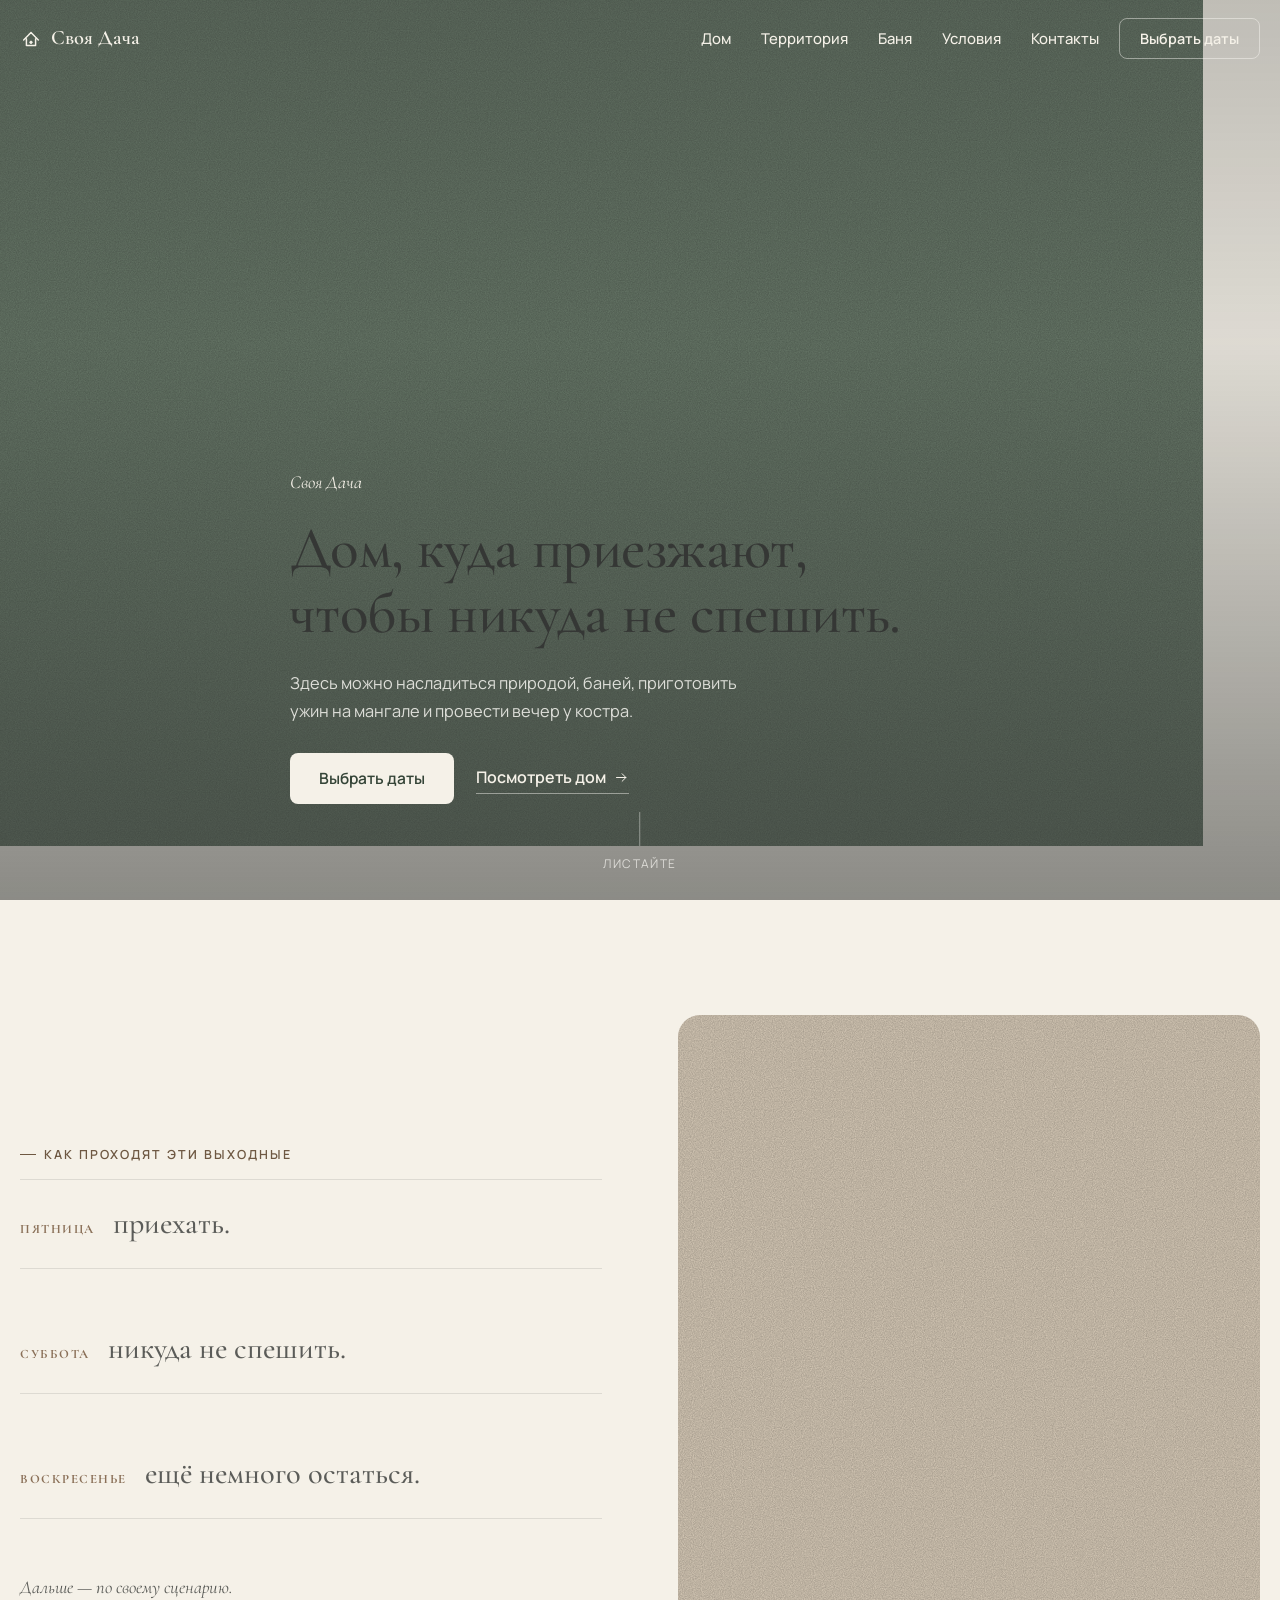
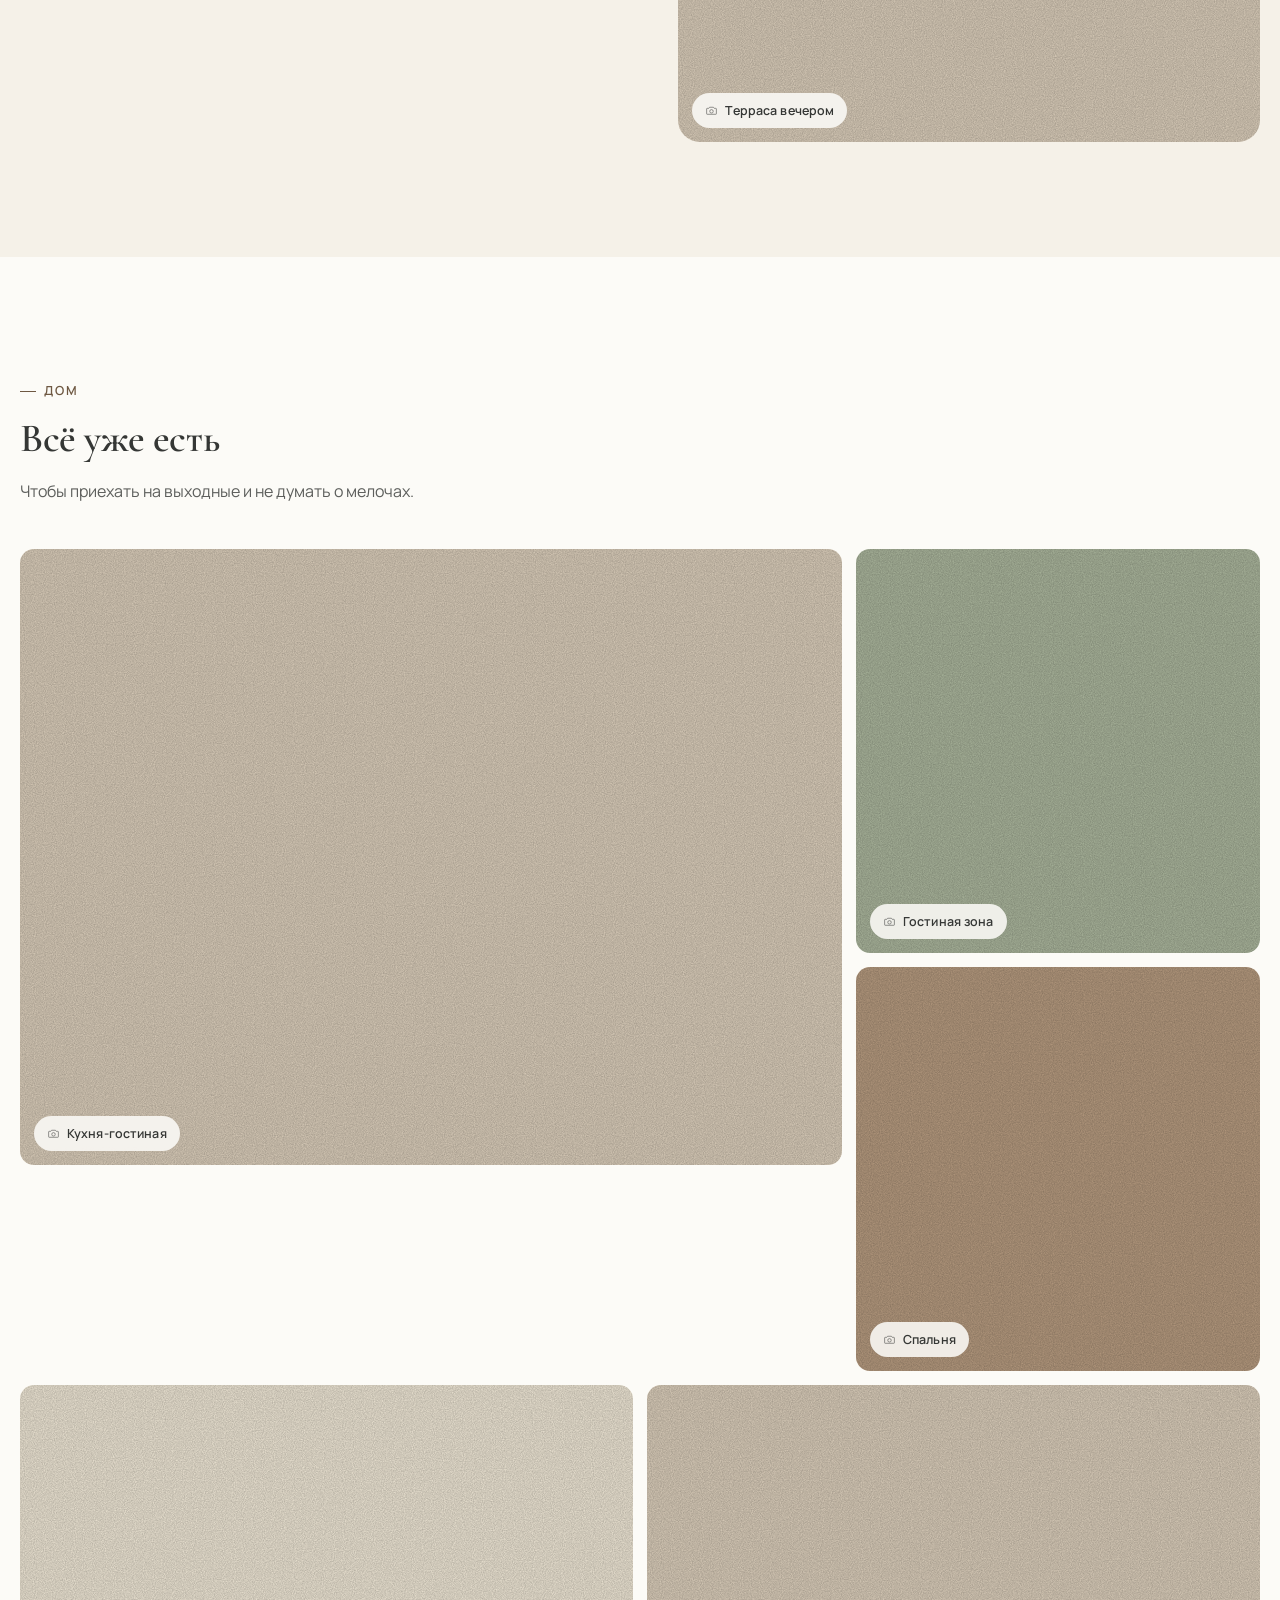
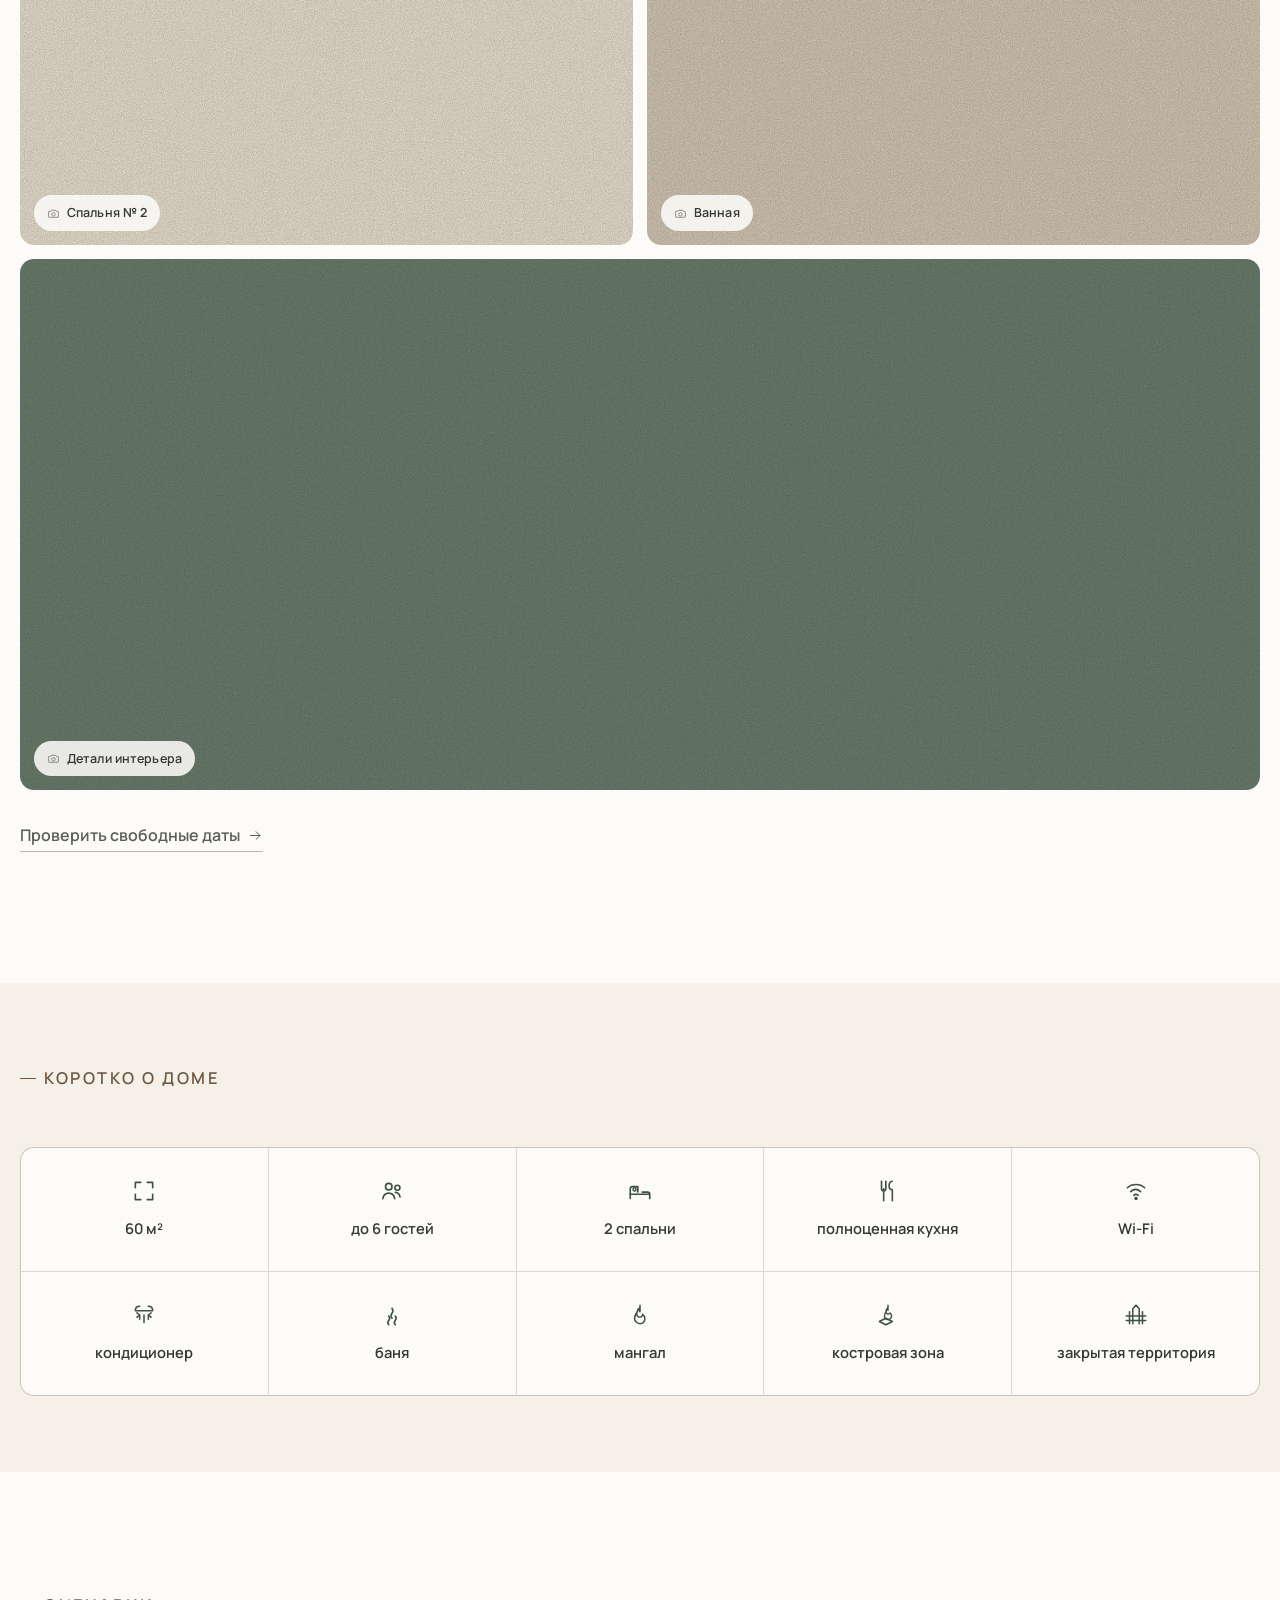
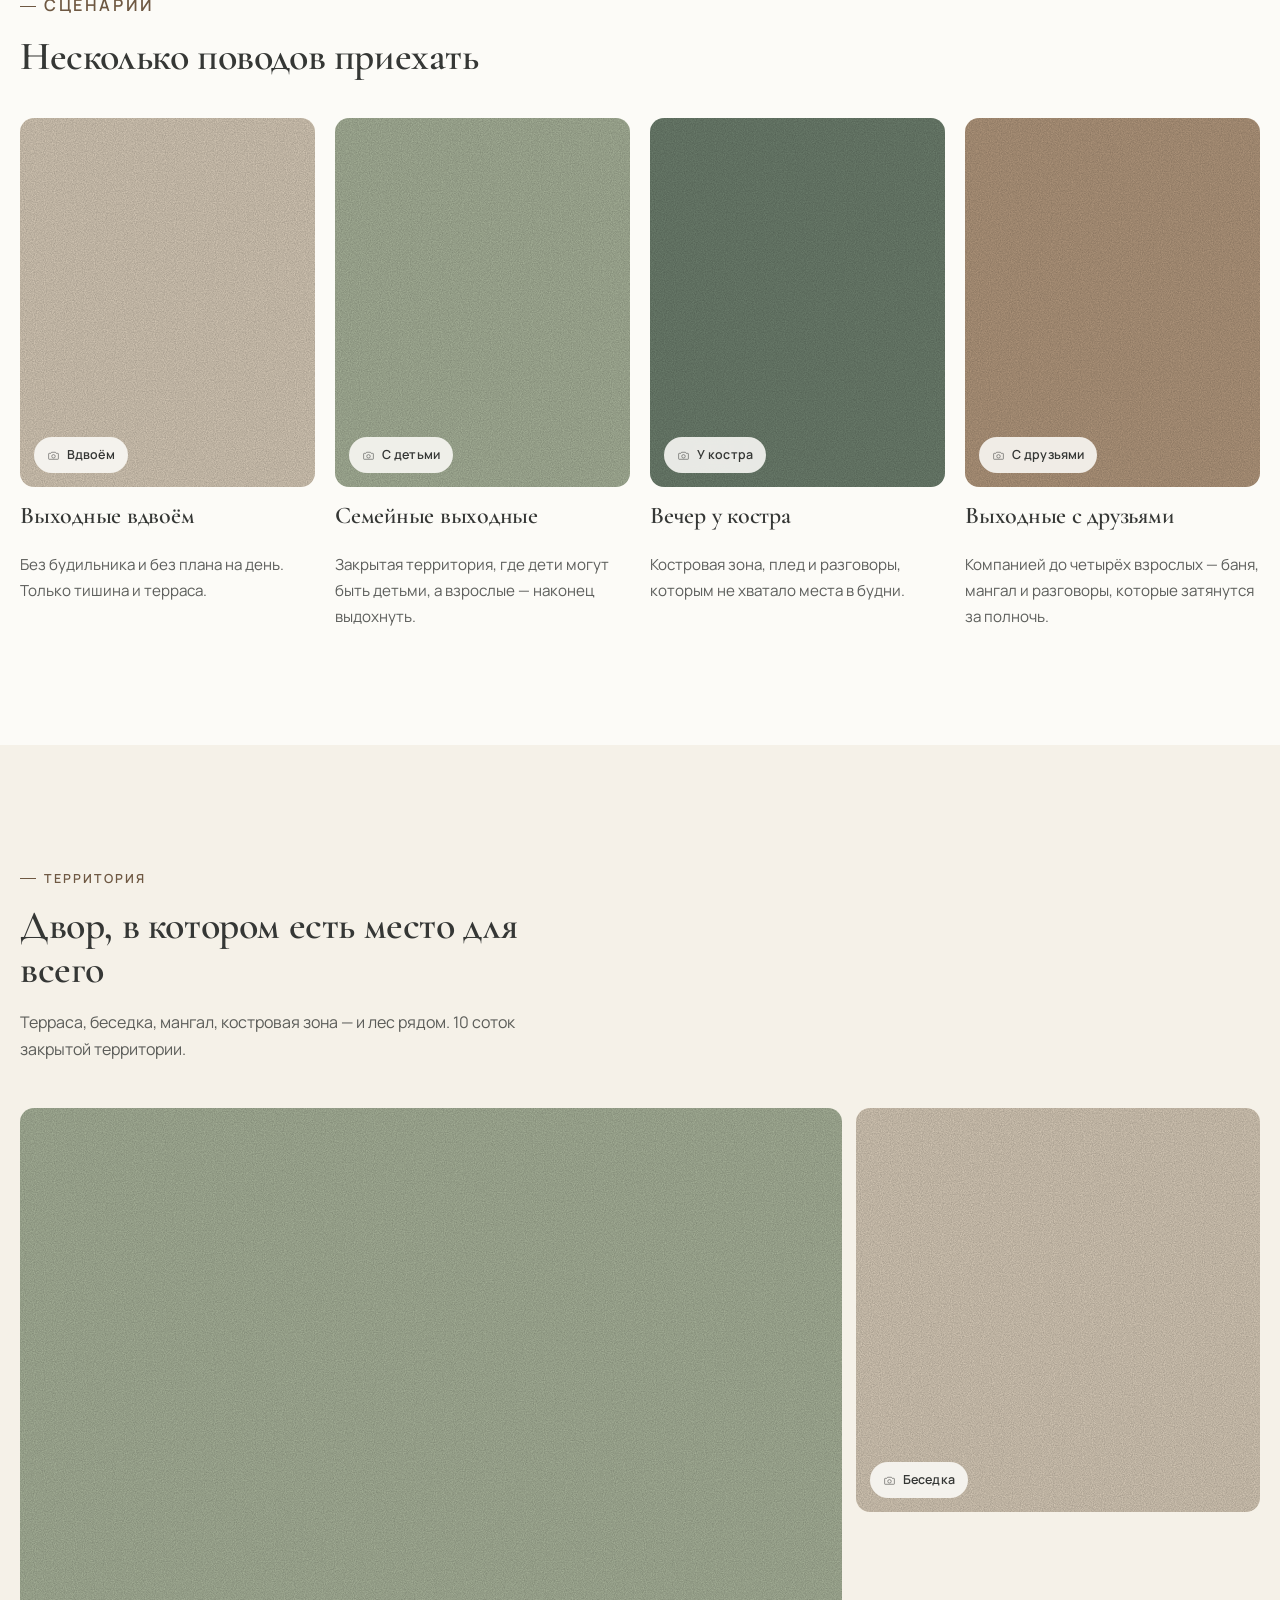
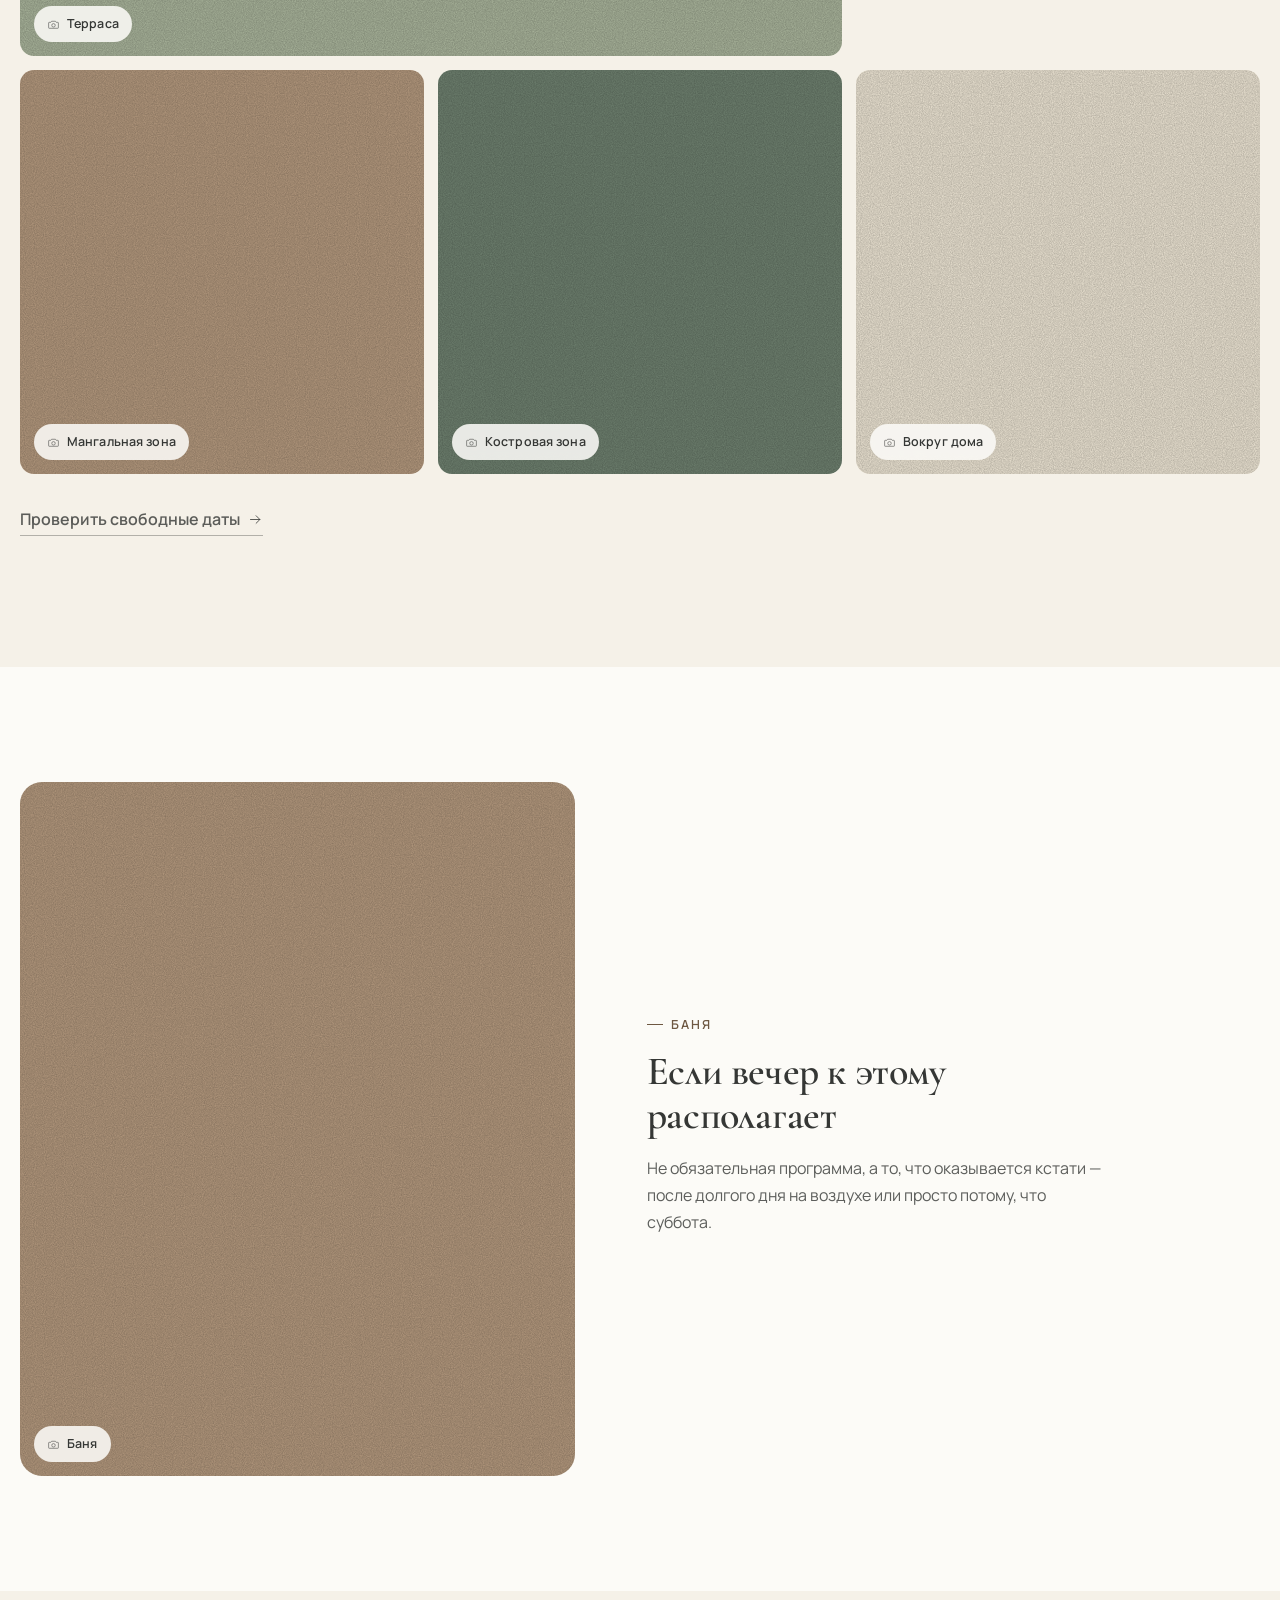
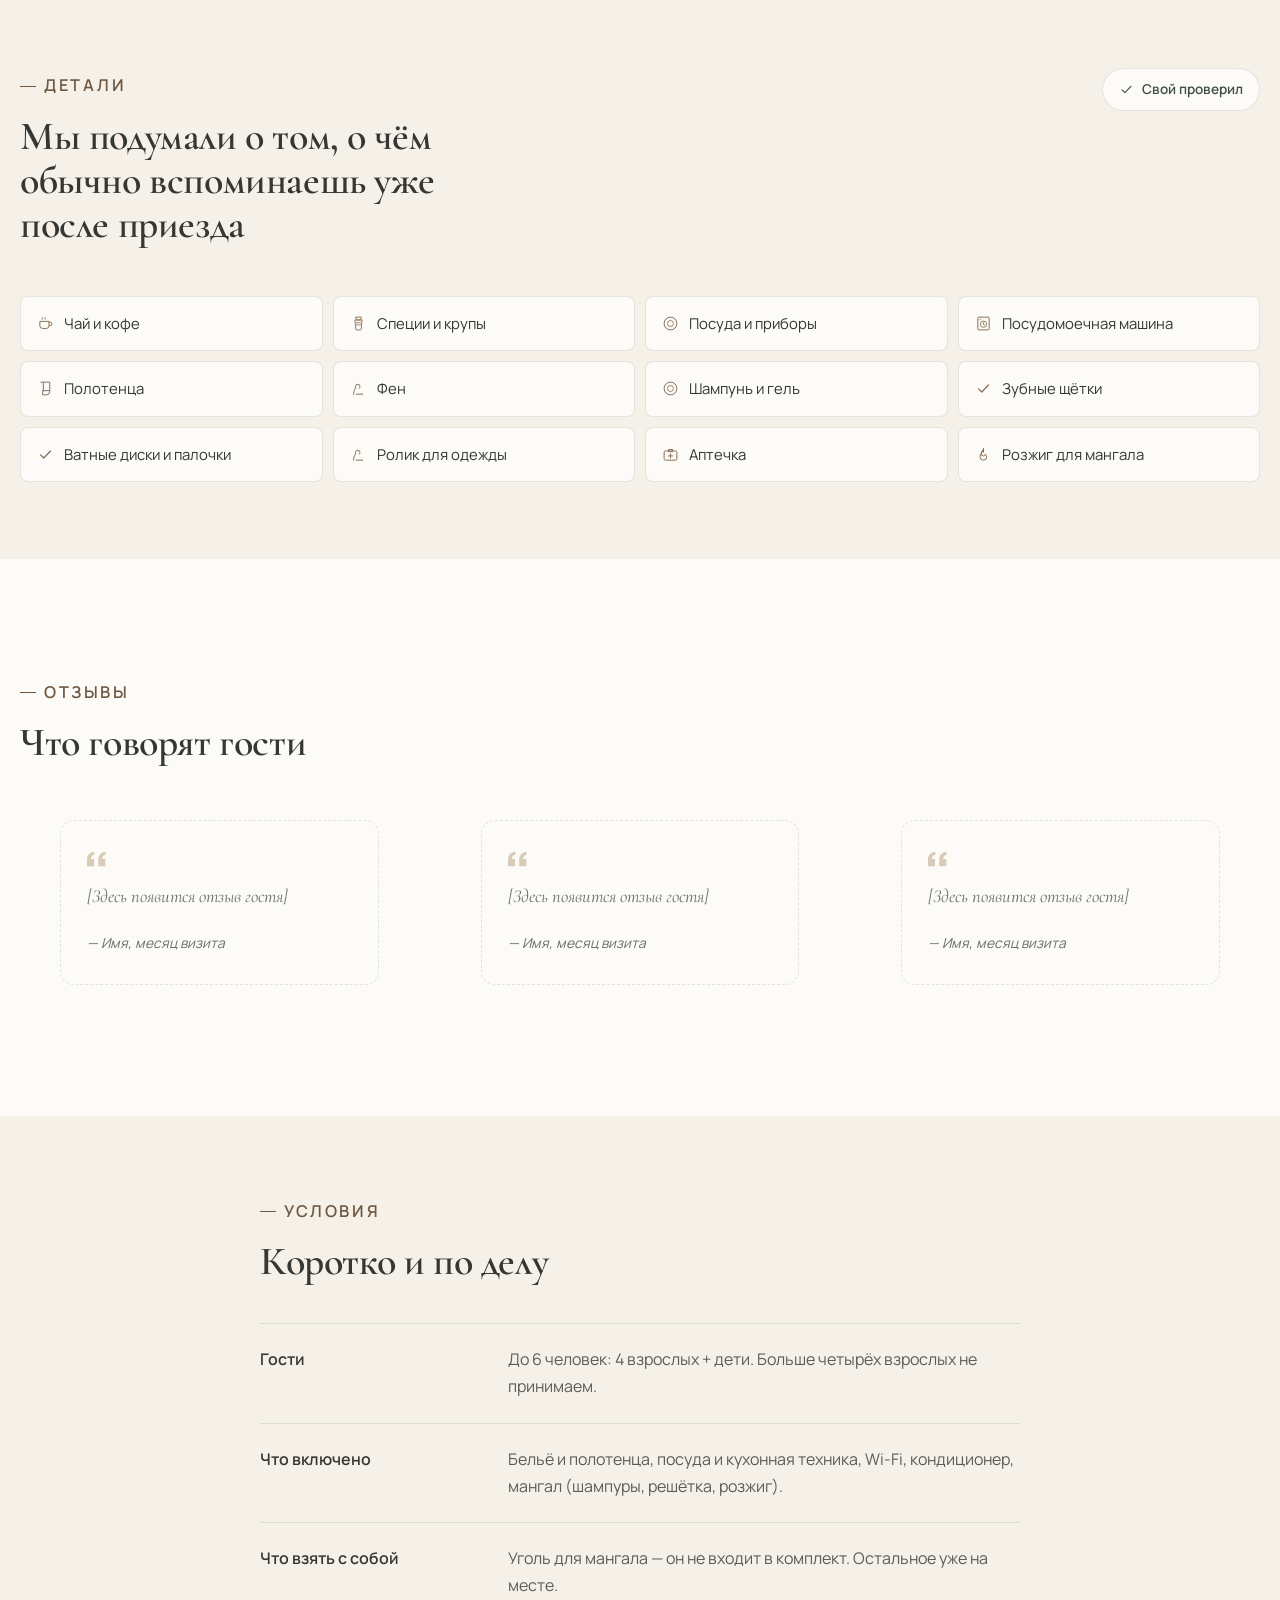
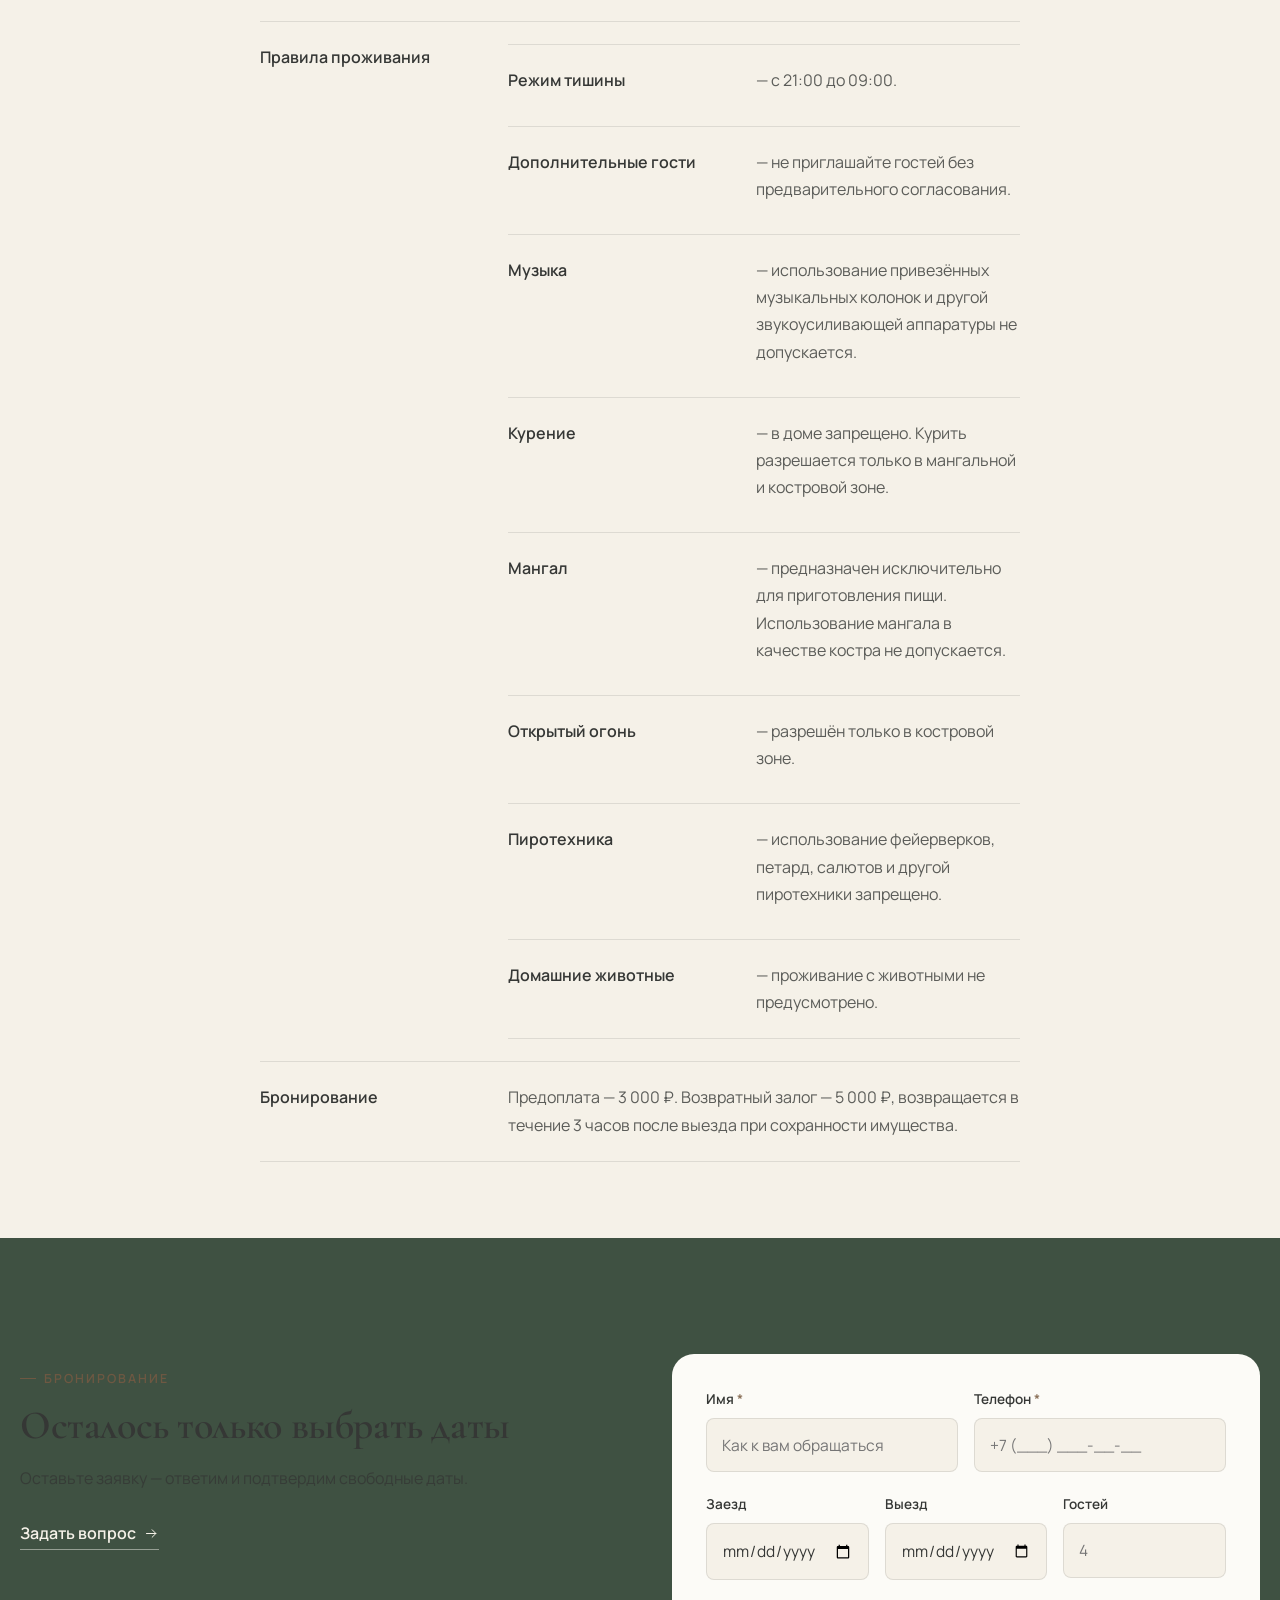
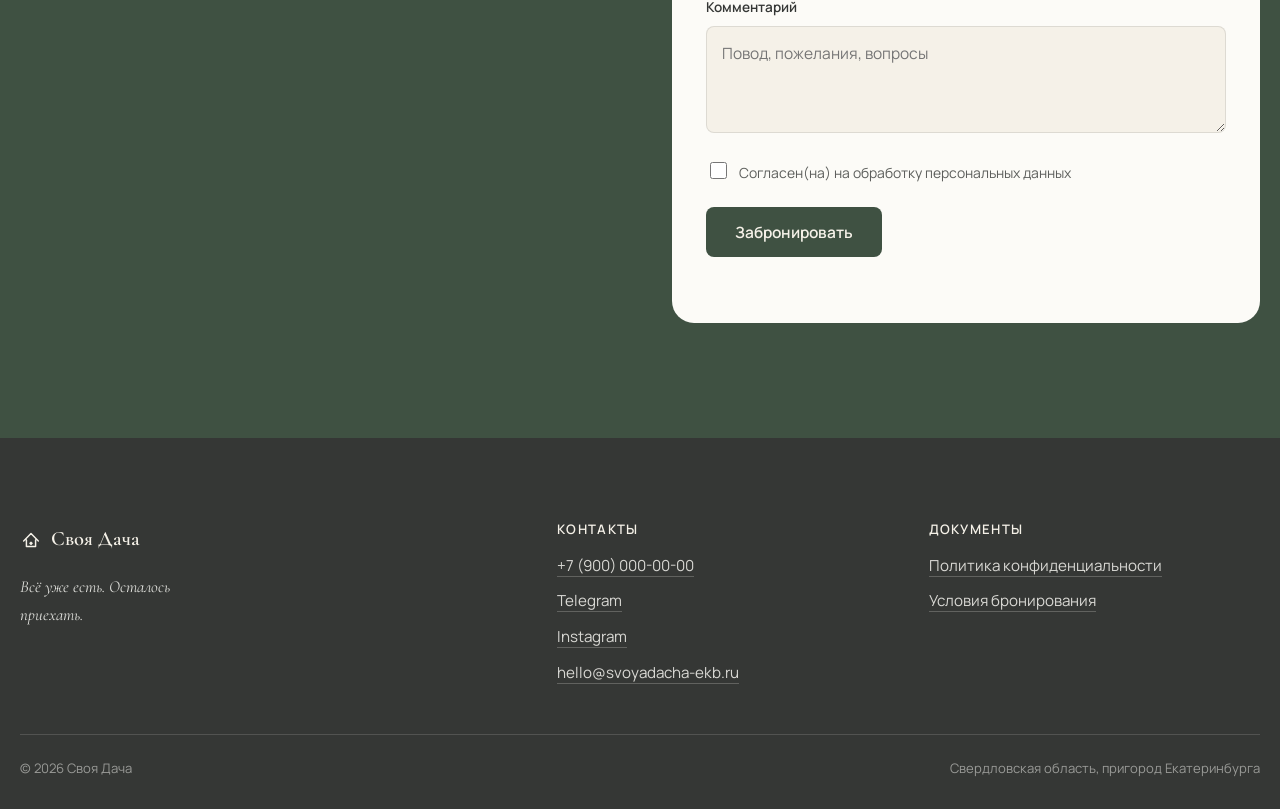
<file: index.html>
<!DOCTYPE html>
<html lang="ru">
<head>
<meta charset="utf-8">
<meta name="viewport" content="width=device-width, initial-scale=1">
<title>Своя Дача — дом для спокойных выходных под Екатеринбургом</title>
<meta name="description" content="Своя Дача — загородный дом на 60 м² в пригороде Екатеринбурга. До 6 гостей, 2 спальни, полноценная кухня, баня, мангал и костровая зона на закрытой территории. Всё уже есть — осталось приехать.">
<meta name="theme-color" content="#3F5142">
<link rel="canonical" href="https://svoyadacha-ekb.ru/">

<meta property="og:type" content="website">
<meta property="og:site_name" content="Своя Дача">
<meta property="og:title" content="Своя Дача — дом, куда приезжают, чтобы никуда не спешить">
<meta property="og:description" content="Загородный дом на 60 м² под Екатеринбургом. До 6 гостей, баня, мангал, костровая зона, закрытая территория.">
<meta property="og:url" content="https://svoyadacha-ekb.ru/">
<meta property="og:image" content="https://svoyadacha-ekb.ru/assets/img/og-cover.svg">
<meta property="og:locale" content="ru_RU">
<meta name="twitter:card" content="summary_large_image">

<link rel="icon" href="assets/img/favicon.svg" type="image/svg+xml">
<link rel="apple-touch-icon" href="assets/img/favicon.svg">
<link rel="preconnect" href="https://fonts.googleapis.com">
<link rel="preconnect" href="https://fonts.gstatic.com" crossorigin>
<link rel="stylesheet" href="https://fonts.googleapis.com/css2?family=Cormorant+Garamond:ital,wght@0,500;0,600;1,500&family=Manrope:wght@400;500;600;700&display=swap">
<link rel="stylesheet" href="assets/css/styles.css">
</head>
<body>
<a class="skip-link" href="#main">Перейти к содержимому</a>

<!-- Общий SVG-фильтр «зерно» для плейсхолдеров фотографий и спрайт иконок -->
<svg width="0" height="0" style="position:absolute" aria-hidden="true" focusable="false">
  <filter id="grain" x="-20%" y="-20%" width="140%" height="140%">
    <feTurbulence type="fractalNoise" baseFrequency="0.9" numOctaves="2" stitchTiles="stitch" result="noise"/>
    <feColorMatrix in="noise" type="matrix" values="0 0 0 0 0  0 0 0 0 0  0 0 0 0 0  0 0 0 0.5 0"/>
  </filter>
  <symbol id="icon-mark" viewBox="0 0 24 24"><path d="M4 13 12 5l8 8M7 12v7h10v-7" fill="none" stroke="currentColor" stroke-width="1.6" stroke-linecap="round" stroke-linejoin="round"/><circle cx="12" cy="15.6" r="1.3" fill="currentColor"/></symbol>
  <symbol id="icon-area" viewBox="0 0 24 24"><path d="M4 9V4h5M20 9V4h-5M4 15v5h5M20 15v5h-5" fill="none" stroke="currentColor" stroke-width="1.5" stroke-linecap="round" stroke-linejoin="round"/></symbol>
  <symbol id="icon-guests" viewBox="0 0 24 24"><circle cx="9" cy="8" r="3" fill="none" stroke="currentColor" stroke-width="1.5"/><path d="M3.5 19c.6-3.3 2.8-5 5.5-5s4.9 1.7 5.5 5" fill="none" stroke="currentColor" stroke-width="1.5" stroke-linecap="round"/><circle cx="17" cy="9" r="2.3" fill="none" stroke="currentColor" stroke-width="1.5"/><path d="M15.2 13.3c2.2.2 3.7 1.7 4.2 4.2" fill="none" stroke="currentColor" stroke-width="1.5" stroke-linecap="round"/></symbol>
  <symbol id="icon-bed" viewBox="0 0 24 24"><path d="M3 19v-9a2 2 0 0 1 2-2h5v5" fill="none" stroke="currentColor" stroke-width="1.5" stroke-linecap="round" stroke-linejoin="round"/><path d="M3 15h18v4M14 13h5a2 2 0 0 1 2 2v0" fill="none" stroke="currentColor" stroke-width="1.5" stroke-linecap="round" stroke-linejoin="round"/><circle cx="7" cy="10.5" r="1.4" fill="none" stroke="currentColor" stroke-width="1.4"/></symbol>
  <symbol id="icon-kitchen" viewBox="0 0 24 24"><path d="M6 3v7a2 2 0 0 0 4 0V3M8 10v11" fill="none" stroke="currentColor" stroke-width="1.5" stroke-linecap="round" stroke-linejoin="round"/><path d="M16 3c-1.7 0-3 1.7-3 4s1.3 4 3 4v10" fill="none" stroke="currentColor" stroke-width="1.5" stroke-linecap="round" stroke-linejoin="round"/></symbol>
  <symbol id="icon-wifi" viewBox="0 0 24 24"><path d="M4 9c4.4-4 11.6-4 16 0M7 12.5c2.8-2.4 6.5-2.4 9.3 0M10 16c1.2-1 2.8-1 4 0" fill="none" stroke="currentColor" stroke-width="1.5" stroke-linecap="round"/><circle cx="12" cy="19" r="1.1" fill="currentColor"/></symbol>
  <symbol id="icon-ac" viewBox="0 0 24 24"><path d="M4 8h16M4 8c0-2.5 1-4 4-4M20 8c0-2.5-1-4-4-4M8 12l-2.5 2M8 12l-2.5-2M8 12v4M16 12l2.5 2M16 12l2.5-2M16 12v4M12 12v7" fill="none" stroke="currentColor" stroke-width="1.4" stroke-linecap="round" stroke-linejoin="round"/></symbol>
  <symbol id="icon-steam" viewBox="0 0 24 24"><path d="M9 21c-1.2-1.4-1.2-2.6 0-4s1.2-2.6 0-4" fill="none" stroke="currentColor" stroke-width="1.5" stroke-linecap="round"/><path d="M15 21c-1.2-1.4-1.2-2.6 0-4s1.2-2.6 0-4" fill="none" stroke="currentColor" stroke-width="1.5" stroke-linecap="round"/><path d="M12 15c-1.2-1.6-1.2-3 0-4.6s1.2-3 0-4.6" fill="none" stroke="currentColor" stroke-width="1.5" stroke-linecap="round"/></symbol>
  <symbol id="icon-flame" viewBox="0 0 24 24"><path d="M12 3c1 3-3 4-3 7.5A3 3 0 0 0 12 14a2.4 2.4 0 0 0 2.4-2.6c1.4 1 2.1 2.4 2.1 3.9A4.5 4.5 0 0 1 12 20a5 5 0 0 1-5-5c0-4 3-5 3.2-8.6.7.4 1.5 1.2 1.8 2.6Z" fill="none" stroke="currentColor" stroke-width="1.4" stroke-linejoin="round"/></symbol>
  <symbol id="icon-bonfire" viewBox="0 0 24 24"><path d="M4 18l6-3 6 3M4 18l6 3 6-3" fill="none" stroke="currentColor" stroke-width="1.4" stroke-linecap="round" stroke-linejoin="round"/><path d="M12 3c.8 2.4-2 3.3-2 5.8a2.2 2.2 0 0 0 4 1.3c.9.9 1.3 1.8 1.3 2.9a3.3 3.3 0 0 1-6.6 0c0-3 2.2-3.8 2.4-6.7.4.3.8.8.9 1.3Z" fill="none" stroke="currentColor" stroke-width="1.3" stroke-linejoin="round"/></symbol>
  <symbol id="icon-fence" viewBox="0 0 24 24"><path d="M12 3l3 3.2V20M12 3 9 6.2V20M6 9v11M18 9v11M3 13h18M3 17h18" fill="none" stroke="currentColor" stroke-width="1.4" stroke-linecap="round" stroke-linejoin="round"/></symbol>
  <symbol id="icon-check" viewBox="0 0 24 24"><path d="M5 12.5 9.5 17 19 7" fill="none" stroke="currentColor" stroke-width="1.8" stroke-linecap="round" stroke-linejoin="round"/></symbol>
  <symbol id="icon-quote" viewBox="0 0 24 16"><path d="M0 16V8.7C0 3.7 2.9.6 8 0v3.4C5.3 4 4.3 5.6 4.3 8h3.4v8H0Zm12.3 0V8.7c0-5 2.9-8.1 8-8.7v3.4c-2.7.6-3.7 2.2-3.7 4.6h3.4v8h-7.7Z" fill="currentColor"/></symbol>
  <symbol id="icon-camera" viewBox="0 0 24 24"><path d="M4 8h3l1.5-2h7L17 8h3a1 1 0 0 1 1 1v9a1 1 0 0 1-1 1H4a1 1 0 0 1-1-1V9a1 1 0 0 1 1-1Z" fill="none" stroke="currentColor" stroke-width="1.4" stroke-linejoin="round"/><circle cx="12" cy="13.5" r="3.2" fill="none" stroke="currentColor" stroke-width="1.4"/></symbol>
  <symbol id="icon-arrow" viewBox="0 0 24 24"><path d="M4 12h15M13 6l6 6-6 6" fill="none" stroke="currentColor" stroke-width="1.6" stroke-linecap="round" stroke-linejoin="round"/></symbol>
  <symbol id="icon-coffee" viewBox="0 0 24 24"><path d="M4 9h13v6a4 4 0 0 1-4 4H8a4 4 0 0 1-4-4V9Z" fill="none" stroke="currentColor" stroke-width="1.4" stroke-linejoin="round"/><path d="M17 10h1.5a2.5 2.5 0 0 1 0 5H17M7 6c0-1 .8-1.3.8-2.2M11 6c0-1 .8-1.3.8-2.2" fill="none" stroke="currentColor" stroke-width="1.3" stroke-linecap="round"/></symbol>
  <symbol id="icon-towel" viewBox="0 0 24 24"><path d="M5 3h13v13a5 5 0 0 1-5 5H8v-6h10" fill="none" stroke="currentColor" stroke-width="1.4" stroke-linejoin="round"/><path d="M9 3v13" fill="none" stroke="currentColor" stroke-width="1.4"/></symbol>
  <symbol id="icon-dish" viewBox="0 0 24 24"><ellipse cx="12" cy="12" rx="9" ry="9" fill="none" stroke="currentColor" stroke-width="1.4"/><ellipse cx="12" cy="12" rx="4.2" ry="4.2" fill="none" stroke="currentColor" stroke-width="1.2"/></symbol>
  <symbol id="icon-spice" viewBox="0 0 24 24"><path d="M8 3h8l-1 4H9L8 3Z" fill="none" stroke="currentColor" stroke-width="1.3" stroke-linejoin="round"/><path d="M7 7h10l-1.2 13.2a1 1 0 0 1-1 .8H9.2a1 1 0 0 1-1-.8L7 7Z" fill="none" stroke="currentColor" stroke-width="1.3" stroke-linejoin="round"/><path d="M9 11h6M9 14h6" stroke="currentColor" stroke-width="1.1" stroke-linecap="round"/></symbol>
  <symbol id="icon-dryer" viewBox="0 0 24 24"><path d="M5 20c0-6 3-7.5 3-11a3 3 0 1 1 6 0c0 1-.3 1.8-.8 2.6" fill="none" stroke="currentColor" stroke-width="1.4" stroke-linecap="round"/><path d="M9 20h9" stroke="currentColor" stroke-width="1.4" stroke-linecap="round"/></symbol>
  <symbol id="icon-firstaid" viewBox="0 0 24 24"><rect x="3" y="7" width="18" height="13" rx="2" fill="none" stroke="currentColor" stroke-width="1.4"/><path d="M9 5h6v3H9z" fill="none" stroke="currentColor" stroke-width="1.4" stroke-linejoin="round"/><path d="M12 11v6M9 14h6" stroke="currentColor" stroke-width="1.4" stroke-linecap="round"/></symbol>
  <symbol id="icon-dishwasher" viewBox="0 0 24 24"><rect x="4" y="3" width="16" height="18" rx="1.5" fill="none" stroke="currentColor" stroke-width="1.4"/><circle cx="12" cy="13" r="4.4" fill="none" stroke="currentColor" stroke-width="1.3"/><path d="M12 13v-2M12 13l1.6 1.2" stroke="currentColor" stroke-width="1.2" stroke-linecap="round"/><path d="M7 6.5h.01" stroke="currentColor" stroke-width="1.8" stroke-linecap="round"/></symbol>
  <symbol id="icon-pin" viewBox="0 0 24 24"><path d="M12 21s7-6.3 7-11.5A7 7 0 0 0 5 9.5C5 14.7 12 21 12 21Z" fill="none" stroke="currentColor" stroke-width="1.4" stroke-linejoin="round"/><circle cx="12" cy="9.5" r="2.3" fill="none" stroke="currentColor" stroke-width="1.3"/></symbol>
</svg>

<header class="header" id="header">
  <div class="container header__inner">
    <a class="logo" href="#hero" aria-label="Своя Дача — на главную">
      <svg class="logo__mark icon" width="26" height="26" viewBox="0 0 24 24" aria-hidden="true"><use href="#icon-mark"/></svg>
      Своя Дача
    </a>

    <nav class="nav" id="nav" aria-label="Основная навигация">
      <ul class="nav__list">
        <li><a href="#dom">Дом</a></li>
        <li><a href="#territory">Территория</a></li>
        <li><a href="#banya">Баня</a></li>
        <li><a href="#terms">Условия</a></li>
        <li><a href="#contacts">Контакты</a></li>
      </ul>
    </nav>

    <div class="header__actions">
      <a class="btn btn--ghost-dark btn--sm" href="#booking">Выбрать даты</a>
      <button class="burger" id="burger" type="button" aria-label="Меню" aria-expanded="false" aria-controls="nav">
        <span></span><span></span><span></span>
      </button>
    </div>
  </div>
</header>

<main id="main">

  <!-- 1. HERO ================================================================ -->
  <section class="hero" id="hero">
    <div class="hero__media" id="heroMedia">
      <div class="photo photo--forest ratio-16-9" style="width:100%;height:100%"></div>
    </div>
    <div class="container hero__inner reveal">
      <p class="hero__kicker">Своя Дача</p>
      <h1 class="hero__title">Дом, куда приезжают,<br>чтобы никуда не спешить.</h1>
      <p class="hero__lead">Здесь можно насладиться природой, баней, приготовить ужин на мангале и провести вечер у костра.</p>
      <div class="hero__cta">
        <a class="btn btn--on-dark" href="#booking">Выбрать даты</a>
        <a class="link-cta link-cta--on-dark" href="#dom">
          Посмотреть дом
          <svg class="icon" aria-hidden="true"><use href="#icon-arrow"/></svg>
        </a>
      </div>
    </div>
    <div class="hero__scroll-hint" aria-hidden="true"><span class="line"></span>Листайте</div>
  </section>

  <!-- 2. ЭМОЦИОНАЛЬНЫЙ БЛОК ================================================== -->
  <section class="section" id="ritual">
    <div class="container ritual">
      <div class="reveal">
        <p class="kicker">Как проходят эти выходные</p>
        <div class="ritual__lines">
          <p class="ritual__line"><em>Пятница</em> приехать.</p>
          <p class="ritual__line"><em>Суббота</em> никуда не спешить.</p>
          <p class="ritual__line"><em>Воскресенье</em> ещё немного остаться.</p>
        </div>
        <p class="ritual__note">Дальше — по своему сценарию.</p>
      </div>
      <div class="ritual__media reveal">
        <div class="photo-frame ratio-4-5">
          <div class="photo photo--sand"></div>
          <span class="photo-frame__label"><svg class="icon" aria-hidden="true"><use href="#icon-camera"/></svg>Терраса вечером</span>
        </div>
      </div>
    </div>
  </section>

  <!-- 3. ДОМ ================================================================= -->
  <section class="section section--white" id="dom">
    <div class="container">
      <div class="house-copy reveal">
        <p class="kicker">Дом</p>
        <h2>Всё уже есть</h2>
        <p>Чтобы приехать на выходные и не думать о мелочах.</p>
      </div>

      <div class="editorial-grid reveal">
        <div class="photo-frame ratio-4-3">
          <div class="photo photo--sand"></div>
          <span class="photo-frame__label"><svg class="icon" aria-hidden="true"><use href="#icon-camera"/></svg>Кухня-гостиная</span>
        </div>
        <div class="photo-frame ratio-1-1">
          <div class="photo photo--sage"></div>
          <span class="photo-frame__label"><svg class="icon" aria-hidden="true"><use href="#icon-camera"/></svg>Гостиная зона</span>
        </div>
        <div class="photo-frame ratio-1-1">
          <div class="photo photo--wood"></div>
          <span class="photo-frame__label"><svg class="icon" aria-hidden="true"><use href="#icon-camera"/></svg>Спальня</span>
        </div>
        <div class="photo-frame ratio-4-3">
          <div class="photo photo--cream"></div>
          <span class="photo-frame__label"><svg class="icon" aria-hidden="true"><use href="#icon-camera"/></svg>Спальня № 2</span>
        </div>
        <div class="photo-frame ratio-4-3">
          <div class="photo photo--sand"></div>
          <span class="photo-frame__label"><svg class="icon" aria-hidden="true"><use href="#icon-camera"/></svg>Ванная</span>
        </div>
        <div class="photo-frame ratio-21-9">
          <div class="photo photo--forest"></div>
          <span class="photo-frame__label"><svg class="icon" aria-hidden="true"><use href="#icon-camera"/></svg>Детали интерьера</span>
        </div>
      </div>

      <p style="margin-top:32px">
        <a class="link-cta" href="#booking">Проверить свободные даты
          <svg class="icon" aria-hidden="true"><use href="#icon-arrow"/></svg>
        </a>
      </p>
    </div>
  </section>

  <!-- 4. ЧТО ЕСТЬ В ДОМЕ ====================================================== -->
  <section class="section section--tight" id="facts">
    <div class="container">
      <div class="section-head reveal">
        <p class="kicker">Коротко о доме</p>
      </div>
      <ul class="facts-grid reveal">
        <li><svg class="icon" aria-hidden="true"><use href="#icon-area"/></svg><span>60 м²</span></li>
        <li><svg class="icon" aria-hidden="true"><use href="#icon-guests"/></svg><span>до 6 гостей</span></li>
        <li><svg class="icon" aria-hidden="true"><use href="#icon-bed"/></svg><span>2 спальни</span></li>
        <li><svg class="icon" aria-hidden="true"><use href="#icon-kitchen"/></svg><span>полноценная кухня</span></li>
        <li><svg class="icon" aria-hidden="true"><use href="#icon-wifi"/></svg><span>Wi-Fi</span></li>
        <li><svg class="icon" aria-hidden="true"><use href="#icon-ac"/></svg><span>кондиционер</span></li>
        <li><svg class="icon" aria-hidden="true"><use href="#icon-steam"/></svg><span>баня</span></li>
        <li><svg class="icon" aria-hidden="true"><use href="#icon-flame"/></svg><span>мангал</span></li>
        <li><svg class="icon" aria-hidden="true"><use href="#icon-bonfire"/></svg><span>костровая зона</span></li>
        <li><svg class="icon" aria-hidden="true"><use href="#icon-fence"/></svg><span>закрытая территория</span></li>
      </ul>
    </div>
  </section>

  <!-- 5. СЦЕНАРИИ ОТДЫХА ====================================================== -->
  <section class="section section--white" id="scenarios">
    <div class="container">
      <div class="section-head reveal">
        <p class="kicker">Сценарии</p>
        <h2>Несколько поводов приехать</h2>
      </div>

      <div class="scenario-grid">
        <article class="scenario reveal">
          <div class="scenario__media photo-frame ratio-4-5">
            <div class="photo photo--sand"></div>
            <span class="photo-frame__label"><svg class="icon" aria-hidden="true"><use href="#icon-camera"/></svg>Вдвоём</span>
          </div>
          <h3>Выходные вдвоём</h3>
          <p>Без будильника и без плана на день. Только тишина и терраса.</p>
        </article>
        <article class="scenario reveal">
          <div class="scenario__media photo-frame ratio-4-5">
            <div class="photo photo--sage"></div>
            <span class="photo-frame__label"><svg class="icon" aria-hidden="true"><use href="#icon-camera"/></svg>С детьми</span>
          </div>
          <h3>Семейные выходные</h3>
          <p>Закрытая территория, где дети могут быть детьми, а взрослые — наконец выдохнуть.</p>
        </article>
        <article class="scenario reveal">
          <div class="scenario__media photo-frame ratio-4-5">
            <div class="photo photo--forest"></div>
            <span class="photo-frame__label"><svg class="icon" aria-hidden="true"><use href="#icon-camera"/></svg>У костра</span>
          </div>
          <h3>Вечер у костра</h3>
          <p>Костровая зона, плед и разговоры, которым не хватало места в будни.</p>
        </article>
        <article class="scenario reveal">
          <div class="scenario__media photo-frame ratio-4-5">
            <div class="photo photo--wood"></div>
            <span class="photo-frame__label"><svg class="icon" aria-hidden="true"><use href="#icon-camera"/></svg>С друзьями</span>
          </div>
          <h3>Выходные с друзьями</h3>
          <p>Компанией до четырёх взрослых — баня, мангал и разговоры, которые затянутся за полночь.</p>
        </article>
      </div>
    </div>
  </section>

  <!-- 6. ТЕРРИТОРИЯ =========================================================== -->
  <section class="section" id="territory">
    <div class="container">
      <div class="house-copy reveal">
        <p class="kicker">Территория</p>
        <h2>Двор, в котором есть место для всего</h2>
        <p>Терраса, беседка, мангал, костровая зона — и лес рядом. 10 соток закрытой территории.</p>
      </div>

      <div class="territory-grid reveal">
        <div class="photo-frame ratio-3-2">
          <div class="photo photo--sage"></div>
          <span class="photo-frame__label"><svg class="icon" aria-hidden="true"><use href="#icon-camera"/></svg>Терраса</span>
        </div>
        <div class="photo-frame ratio-1-1">
          <div class="photo photo--sand"></div>
          <span class="photo-frame__label"><svg class="icon" aria-hidden="true"><use href="#icon-camera"/></svg>Беседка</span>
        </div>
        <div class="photo-frame ratio-1-1">
          <div class="photo photo--wood"></div>
          <span class="photo-frame__label"><svg class="icon" aria-hidden="true"><use href="#icon-camera"/></svg>Мангальная зона</span>
        </div>
        <div class="photo-frame ratio-1-1">
          <div class="photo photo--forest"></div>
          <span class="photo-frame__label"><svg class="icon" aria-hidden="true"><use href="#icon-camera"/></svg>Костровая зона</span>
        </div>
        <div class="photo-frame ratio-1-1">
          <div class="photo photo--cream"></div>
          <span class="photo-frame__label"><svg class="icon" aria-hidden="true"><use href="#icon-camera"/></svg>Вокруг дома</span>
        </div>
      </div>

      <p style="margin-top:32px">
        <a class="link-cta" href="#booking">Проверить свободные даты
          <svg class="icon" aria-hidden="true"><use href="#icon-arrow"/></svg>
        </a>
      </p>
    </div>
  </section>

  <!-- 7. БАНЯ ================================================================= -->
  <section class="section section--white" id="banya">
    <div class="container banya">
      <div class="banya__media reveal">
        <div class="photo-frame ratio-4-5">
          <div class="photo photo--wood"></div>
          <span class="photo-frame__label"><svg class="icon" aria-hidden="true"><use href="#icon-camera"/></svg>Баня</span>
        </div>
      </div>
      <div class="banya__text reveal">
        <p class="kicker">Баня</p>
        <h2>Если вечер к этому располагает</h2>
        <p>Не обязательная программа, а то, что оказывается кстати — после долгого дня на воздухе или просто потому, что суббота.</p>
      </div>
    </div>
  </section>

  <!-- 8. ЗАБОТА В ДЕТАЛЯХ ===================================================== -->
  <section class="section section--tight" id="details">
    <div class="container">
      <div class="details-head reveal">
        <div class="section-head" style="margin-bottom:0">
          <p class="kicker">Детали</p>
          <h2>Мы подумали о том, о чём обычно вспоминаешь уже после приезда</h2>
        </div>
        <span class="checked-badge">
          <svg aria-hidden="true"><use href="#icon-check"/></svg>
          Свой проверил
        </span>
      </div>

      <ul class="details-grid reveal">
        <li><svg aria-hidden="true"><use href="#icon-coffee"/></svg>Чай и кофе</li>
        <li><svg aria-hidden="true"><use href="#icon-spice"/></svg>Специи и крупы</li>
        <li><svg aria-hidden="true"><use href="#icon-dish"/></svg>Посуда и приборы</li>
        <li><svg aria-hidden="true"><use href="#icon-dishwasher"/></svg>Посудомоечная машина</li>
        <li><svg aria-hidden="true"><use href="#icon-towel"/></svg>Полотенца</li>
        <li><svg aria-hidden="true"><use href="#icon-dryer"/></svg>Фен</li>
        <li><svg aria-hidden="true"><use href="#icon-dish"/></svg>Шампунь и гель</li>
        <li><svg aria-hidden="true"><use href="#icon-check"/></svg>Зубные щётки</li>
        <li><svg aria-hidden="true"><use href="#icon-check"/></svg>Ватные диски и палочки</li>
        <li><svg aria-hidden="true"><use href="#icon-dryer"/></svg>Ролик для одежды</li>
        <li><svg aria-hidden="true"><use href="#icon-firstaid"/></svg>Аптечка</li>
        <li><svg aria-hidden="true"><use href="#icon-flame"/></svg>Розжиг для мангала</li>
      </ul>
    </div>
  </section>

  <!-- 9. ОТЗЫВЫ =============================================================== -->
  <section class="section section--white" id="reviews">
    <div class="container">
      <div class="section-head reveal">
        <p class="kicker">Отзывы</p>
        <h2>Что говорят гости</h2>
      </div>
      <div class="reviews-grid">
        <figure class="review review--placeholder reveal">
          <svg class="review__mark" aria-hidden="true"><use href="#icon-quote"/></svg>
          <blockquote>[Здесь появится отзыв гостя]</blockquote>
          <figcaption class="review__author">— Имя, месяц визита</figcaption>
        </figure>
        <figure class="review review--placeholder reveal">
          <svg class="review__mark" aria-hidden="true"><use href="#icon-quote"/></svg>
          <blockquote>[Здесь появится отзыв гостя]</blockquote>
          <figcaption class="review__author">— Имя, месяц визита</figcaption>
        </figure>
        <figure class="review review--placeholder reveal">
          <svg class="review__mark" aria-hidden="true"><use href="#icon-quote"/></svg>
          <blockquote>[Здесь появится отзыв гостя]</blockquote>
          <figcaption class="review__author">— Имя, месяц визита</figcaption>
        </figure>
      </div>
    </div>
  </section>

  <!-- 10. УСЛОВИЯ ============================================================= -->
  <section class="section section--tight" id="terms">
    <div class="container container--narrow">
      <div class="section-head reveal">
        <p class="kicker">Условия</p>
        <h2>Коротко и по делу</h2>
      </div>
      <dl class="terms-list reveal">
        <li>
          <dt>Гости</dt>
          <dd>До 6 человек: 4 взрослых + дети. Больше четырёх взрослых не принимаем.</dd>
        </li>
        <li>
          <dt>Что включено</dt>
          <dd>Бельё и полотенца, посуда и кухонная техника, Wi-Fi, кондиционер, мангал (шампуры, решётка, розжиг).</dd>
        </li>
        <li>
          <dt>Что взять с собой</dt>
          <dd>Уголь для мангала — он не входит в комплект. Остальное уже на месте.</dd>
        </li>
        <li>
          <dt>Правила проживания</dt>
          <dd>
            <ul class="rule-list">
              <li><b>Режим тишины</b> — с 21:00 до 09:00.</li>
              <li><b>Дополнительные гости</b> — не приглашайте гостей без предварительного согласования.</li>
              <li><b>Музыка</b> — использование привезённых музыкальных колонок и другой звукоусиливающей аппаратуры не допускается.</li>
              <li><b>Курение</b> — в доме запрещено. Курить разрешается только в мангальной и костровой зоне.</li>
              <li><b>Мангал</b> — предназначен исключительно для приготовления пищи. Использование мангала в качестве костра не допускается.</li>
              <li><b>Открытый огонь</b> — разрешён только в костровой зоне.</li>
              <li><b>Пиротехника</b> — использование фейерверков, петард, салютов и другой пиротехники запрещено.</li>
              <li><b>Домашние животные</b> — проживание с животными не предусмотрено.</li>
            </ul>
          </dd>
        </li>
        <li>
          <dt>Бронирование</dt>
          <dd>
            Предоплата — 3 000 ₽. Возвратный залог — 5 000 ₽, возвращается в течение
            3 часов после выезда при сохранности имущества.
          </dd>
        </li>
      </dl>
    </div>
  </section>

  <!-- 11. БРОНИРОВАНИЕ ======================================================== -->
  <section class="section booking" id="booking">
    <div class="container">
      <div class="booking-panel">
        <div class="booking-panel__text reveal">
          <p class="kicker">Бронирование</p>
          <h2>Осталось только выбрать даты</h2>
          <p>Оставьте заявку — ответим и подтвердим свободные даты.</p>
          <div class="booking-panel__foot">
            <a class="link-cta link-cta--on-dark" href="#" data-contact="whatsapp-link">
              Задать вопрос
              <svg class="icon" aria-hidden="true"><use href="#icon-arrow"/></svg>
            </a>
          </div>
        </div>

        <form class="form reveal" id="bookingForm" novalidate>
          <div class="form__row">
            <label class="field">
              <span class="field__label">Имя <em>*</em></span>
              <input type="text" name="name" required autocomplete="name" placeholder="Как к вам обращаться">
              <span class="field__error" data-error-for="name"></span>
            </label>
            <label class="field">
              <span class="field__label">Телефон <em>*</em></span>
              <input type="tel" name="phone" required autocomplete="tel" inputmode="tel" placeholder="+7 (___) ___-__-__">
              <span class="field__error" data-error-for="phone"></span>
            </label>
          </div>
          <div class="form__row">
            <label class="field">
              <span class="field__label">Заезд</span>
              <input type="date" name="checkin">
            </label>
            <label class="field">
              <span class="field__label">Выезд</span>
              <input type="date" name="checkout">
            </label>
            <label class="field">
              <span class="field__label">Гостей</span>
              <input type="number" name="guests" min="1" max="6" step="1" placeholder="4" inputmode="numeric">
            </label>
          </div>
          <label class="field">
            <span class="field__label">Комментарий</span>
            <textarea name="comment" rows="3" placeholder="Повод, пожелания, вопросы"></textarea>
          </label>

          <label class="check check--consent">
            <input type="checkbox" name="consent" required>
            <span>Согласен(на) на обработку персональных данных</span>
          </label>
          <span class="field__error" data-error-for="consent"></span>

          <div class="form__actions">
            <button class="btn btn--primary" type="submit">Забронировать</button>
          </div>
          <p class="form__status" id="formStatus" role="status" aria-live="polite"></p>
        </form>
      </div>
    </div>
  </section>

</main>

<!-- 12. FOOTER ================================================================ -->
<footer class="footer" id="contacts">
  <div class="container footer__inner">
    <div class="footer__col">
      <a class="logo" href="#hero">
        <svg class="logo__mark icon" width="26" height="26" viewBox="0 0 24 24" aria-hidden="true"><use href="#icon-mark"/></svg>
        Своя Дача
      </a>
      <p class="footer__tagline">Всё уже есть. Осталось приехать.</p>
    </div>

    <div class="footer__col">
      <h3>Контакты</h3>
      <ul class="footer__list">
        <li><a href="tel:+79000000000" data-contact="phone-link"><span data-contact="phone-text">+7 (900) 000-00-00</span></a></li>
        <li><a href="#" data-contact="telegram-link" rel="noopener">Telegram</a></li>
        <li><a href="https://www.instagram.com/svoya.dacha.ekb/" rel="noopener" target="_blank">Instagram</a></li>
        <li><a href="#" data-contact="email-link"><span data-contact="email-text">hello@svoyadacha-ekb.ru</span></a></li>
      </ul>
    </div>

    <div class="footer__col">
      <h3>Документы</h3>
      <ul class="footer__list">
        <li><a href="privacy.html">Политика конфиденциальности</a></li>
        <li><a href="booking-terms.html">Условия бронирования</a></li>
      </ul>
    </div>
  </div>

  <div class="container footer__bottom">
    <p>© <span id="year">2026</span> Своя Дача</p>
    <p data-contact="address">Свердловская область, пригород Екатеринбурга</p>
  </div>
</footer>

<div class="sticky-cta" id="stickyCta">
  <div class="container sticky-cta__row">
    <p class="sticky-cta__text">Осталось выбрать даты<small>Своя Дача</small></p>
    <a class="btn btn--primary btn--sm" href="#booking">Забронировать</a>
  </div>
</div>

<script type="application/ld+json">
{
  "@context": "https://schema.org",
  "@type": "LodgingBusiness",
  "name": "Своя Дача",
  "description": "Загородный дом на 60 м² в пригороде Екатеринбурга для спокойного отдыха. До 6 гостей, баня, мангал, костровая зона, закрытая территория.",
  "url": "https://svoyadacha-ekb.ru/",
  "telephone": "+7-900-000-00-00",
  "image": "https://svoyadacha-ekb.ru/assets/img/og-cover.svg",
  "address": {
    "@type": "PostalAddress",
    "addressRegion": "Свердловская область",
    "addressCountry": "RU"
  },
  "amenityFeature": [
    { "@type": "LocationFeatureSpecification", "name": "Баня", "value": true },
    { "@type": "LocationFeatureSpecification", "name": "Мангал", "value": true },
    { "@type": "LocationFeatureSpecification", "name": "Костровая зона", "value": true },
    { "@type": "LocationFeatureSpecification", "name": "Wi-Fi", "value": true },
    { "@type": "LocationFeatureSpecification", "name": "Закрытая территория", "value": true }
  ],
  "sameAs": ["https://www.instagram.com/svoya.dacha.ekb/"]
}
</script>

<script src="assets/js/config.js"></script>
<script src="assets/js/main.js" defer></script>
</body>
</html>
</file>
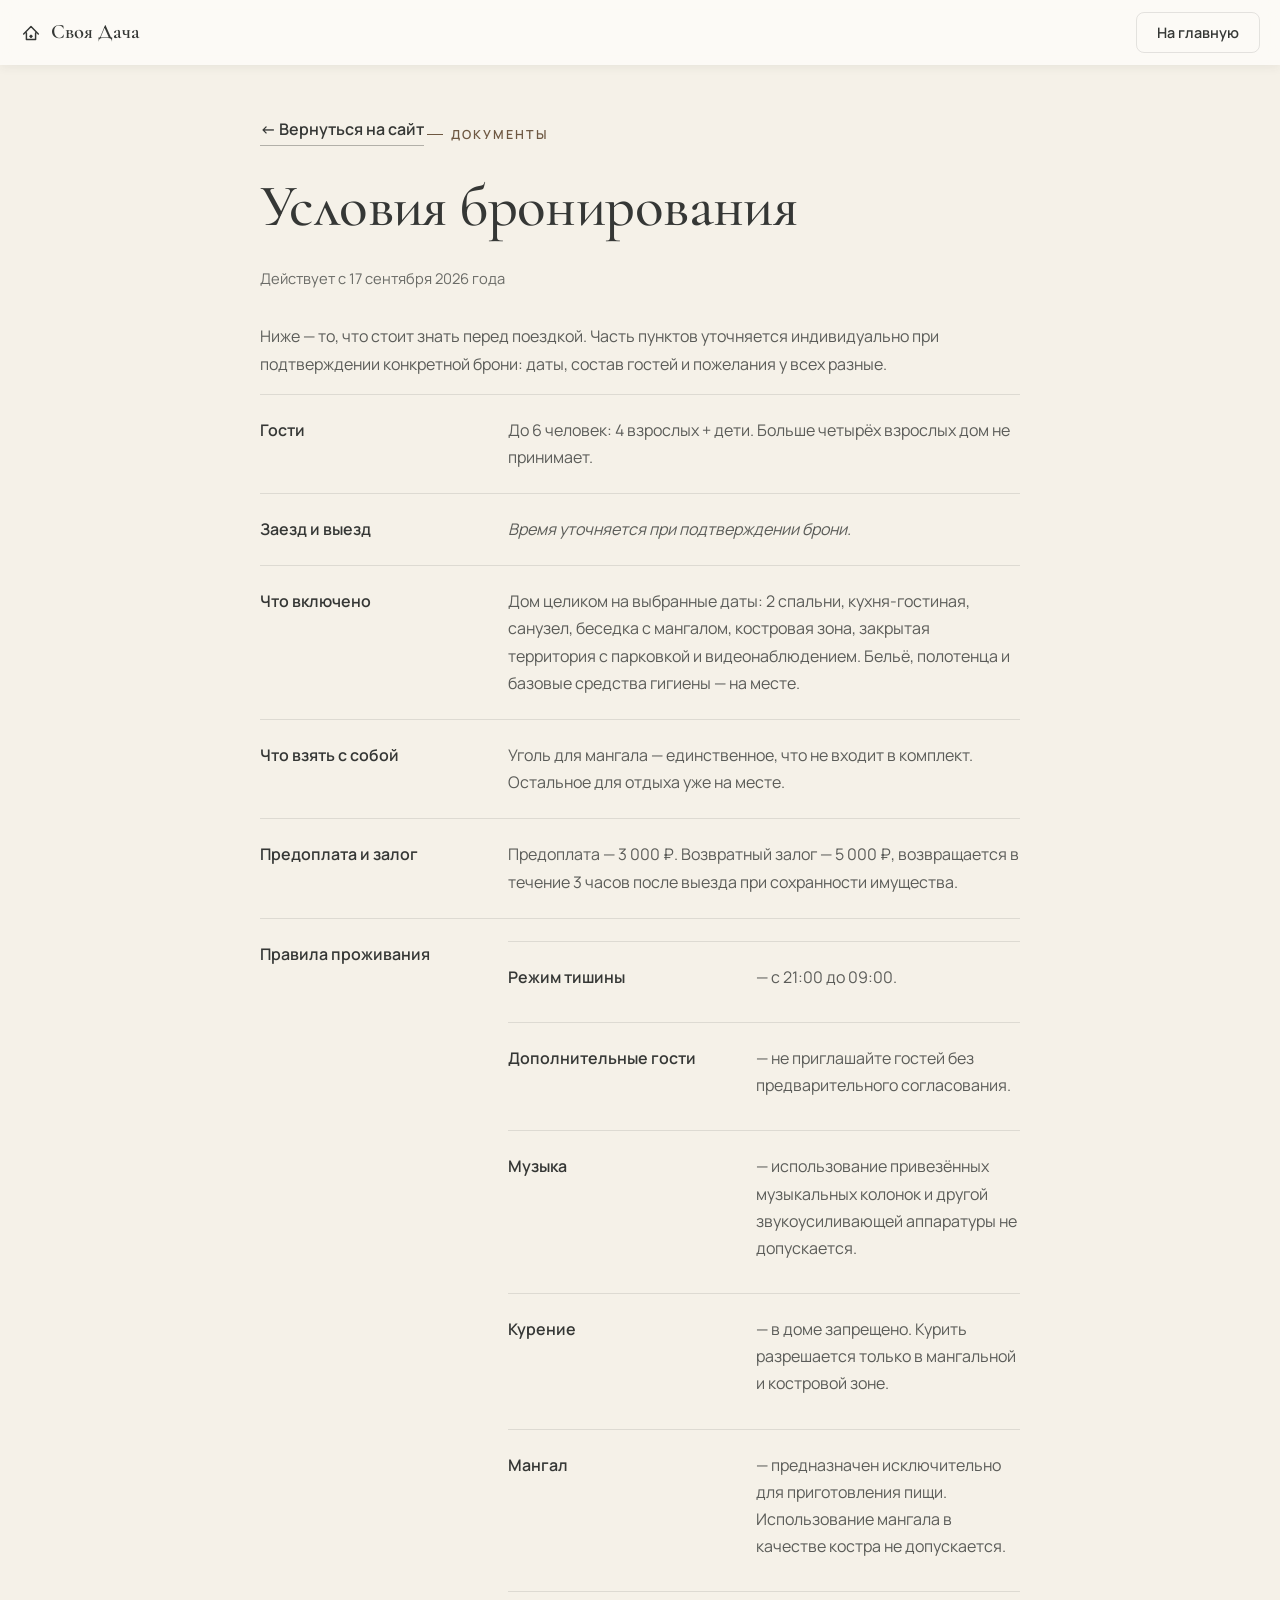
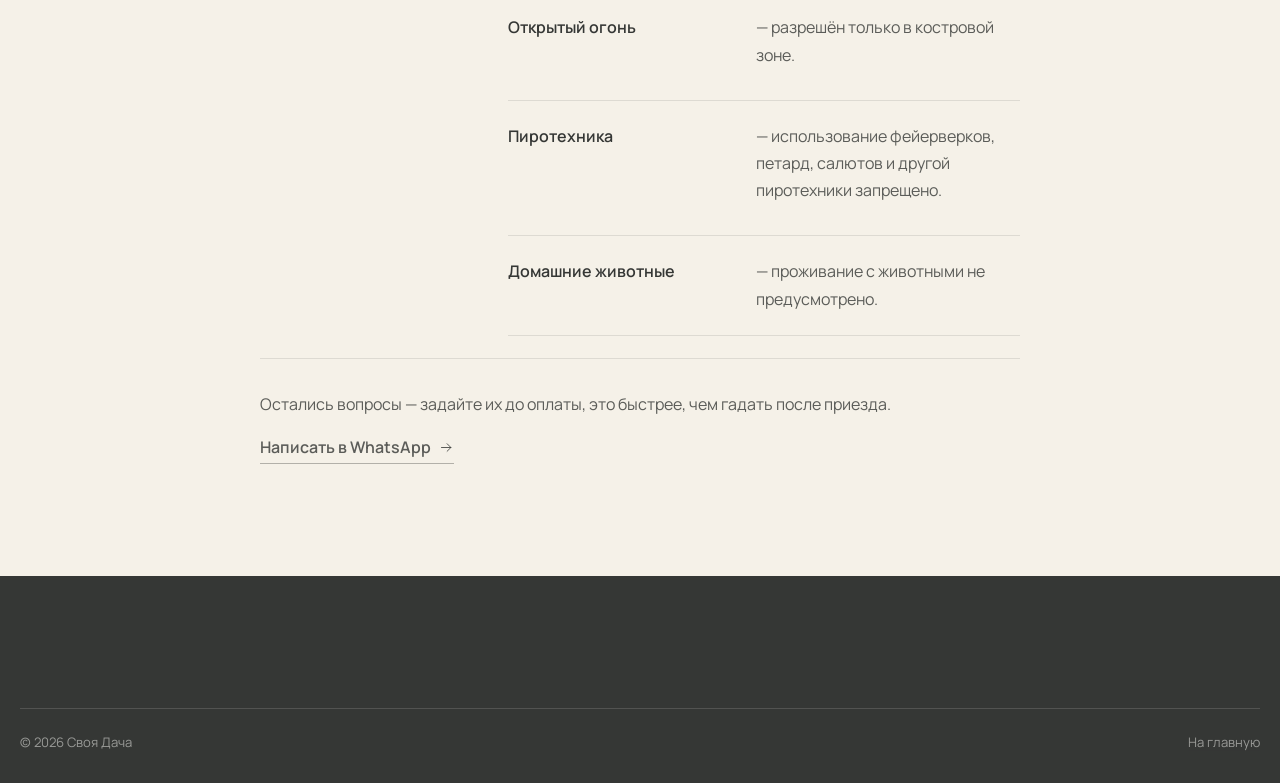
<file: booking-terms.html>
<!DOCTYPE html>
<html lang="ru">
<head>
<meta charset="utf-8">
<meta name="viewport" content="width=device-width, initial-scale=1">
<title>Условия бронирования — Своя Дача</title>
<meta name="robots" content="noindex, follow">
<link rel="icon" href="assets/img/favicon.svg" type="image/svg+xml">
<link rel="preconnect" href="https://fonts.googleapis.com">
<link rel="preconnect" href="https://fonts.gstatic.com" crossorigin>
<link rel="stylesheet" href="https://fonts.googleapis.com/css2?family=Cormorant+Garamond:ital,wght@0,500;0,600;1,500&family=Manrope:wght@400;500;600;700&display=swap">
<link rel="stylesheet" href="assets/css/styles.css">
<style>
  .legal { padding: calc(var(--header-h) + 40px) 0 96px; }
  .legal .kicker { margin-bottom: 8px; }
  .legal p.updated { color: var(--ink-faint); margin-bottom: 2.2em; font-size: .92rem; }
  .legal a.back { display: inline-block; margin-bottom: 28px; }
  .legal .terms-list { margin-top: 8px; }
</style>
</head>
<body>
<a class="skip-link" href="#main">Перейти к содержимому</a>

<header class="header" id="header">
  <div class="container header__inner">
    <a class="logo" href="index.html" aria-label="Своя Дача — на главную">
      <svg class="logo__mark icon" width="26" height="26" viewBox="0 0 24 24" aria-hidden="true">
        <path d="M4 13 12 5l8 8M7 12v7h10v-7" fill="none" stroke="currentColor" stroke-width="1.6" stroke-linecap="round" stroke-linejoin="round"/><circle cx="12" cy="15.6" r="1.3" fill="currentColor"/>
      </svg>
      Своя Дача
    </a>
    <div class="header__actions">
      <a class="btn btn--outline btn--sm" href="index.html">На главную</a>
    </div>
  </div>
</header>

<main id="main">
  <section class="legal">
    <div class="container container--narrow">
      <a class="back link-cta" href="index.html">← Вернуться на сайт</a>
      <p class="kicker">Документы</p>
      <h1>Условия бронирования</h1>
      <p class="updated">Действует с 17 сентября 2026 года</p>

      <p>
        Ниже — то, что стоит знать перед поездкой. Часть пунктов уточняется индивидуально
        при подтверждении конкретной брони: даты, состав гостей и пожелания у всех разные.
      </p>

      <dl class="terms-list">
        <li>
          <dt>Гости</dt>
          <dd>До 6 человек: 4 взрослых + дети. Больше четырёх взрослых дом не принимает.</dd>
        </li>
        <li>
          <dt>Заезд и выезд</dt>
          <dd class="terms-note">Время уточняется при подтверждении брони.</dd>
        </li>
        <li>
          <dt>Что включено</dt>
          <dd>Дом целиком на выбранные даты: 2 спальни, кухня-гостиная, санузел, беседка с мангалом, костровая зона, закрытая территория с парковкой и видеонаблюдением. Бельё, полотенца и базовые средства гигиены — на месте.</dd>
        </li>
        <li>
          <dt>Что взять с собой</dt>
          <dd>Уголь для мангала — единственное, что не входит в комплект. Остальное для отдыха уже на месте.</dd>
        </li>
        <li>
          <dt>Предоплата и залог</dt>
          <dd>
            Предоплата — 3 000 ₽. Возвратный залог — 5 000 ₽, возвращается в течение
            3 часов после выезда при сохранности имущества.
          </dd>
        </li>
        <li>
          <dt>Правила проживания</dt>
          <dd>
            <ul class="rule-list">
              <li><b>Режим тишины</b> — с 21:00 до 09:00.</li>
              <li><b>Дополнительные гости</b> — не приглашайте гостей без предварительного согласования.</li>
              <li><b>Музыка</b> — использование привезённых музыкальных колонок и другой звукоусиливающей аппаратуры не допускается.</li>
              <li><b>Курение</b> — в доме запрещено. Курить разрешается только в мангальной и костровой зоне.</li>
              <li><b>Мангал</b> — предназначен исключительно для приготовления пищи. Использование мангала в качестве костра не допускается.</li>
              <li><b>Открытый огонь</b> — разрешён только в костровой зоне.</li>
              <li><b>Пиротехника</b> — использование фейерверков, петард, салютов и другой пиротехники запрещено.</li>
              <li><b>Домашние животные</b> — проживание с животными не предусмотрено.</li>
            </ul>
          </dd>
        </li>
      </dl>

      <p style="margin-top:32px">
        Остались вопросы — задайте их до оплаты, это быстрее, чем гадать после приезда.
      </p>
      <p>
        <a class="link-cta" href="#" data-contact="whatsapp-link">
          Написать в WhatsApp
          <svg class="icon" aria-hidden="true" viewBox="0 0 24 24"><path d="M4 12h15M13 6l6 6-6 6" fill="none" stroke="currentColor" stroke-width="1.6" stroke-linecap="round" stroke-linejoin="round"/></svg>
        </a>
      </p>
    </div>
  </section>
</main>

<footer class="footer">
  <div class="container footer__bottom">
    <p>© <span id="year">2026</span> Своя Дача</p>
    <p><a href="index.html">На главную</a></p>
  </div>
</footer>

<script src="assets/js/config.js"></script>
<script src="assets/js/main.js" defer></script>
</body>
</html>
</file>
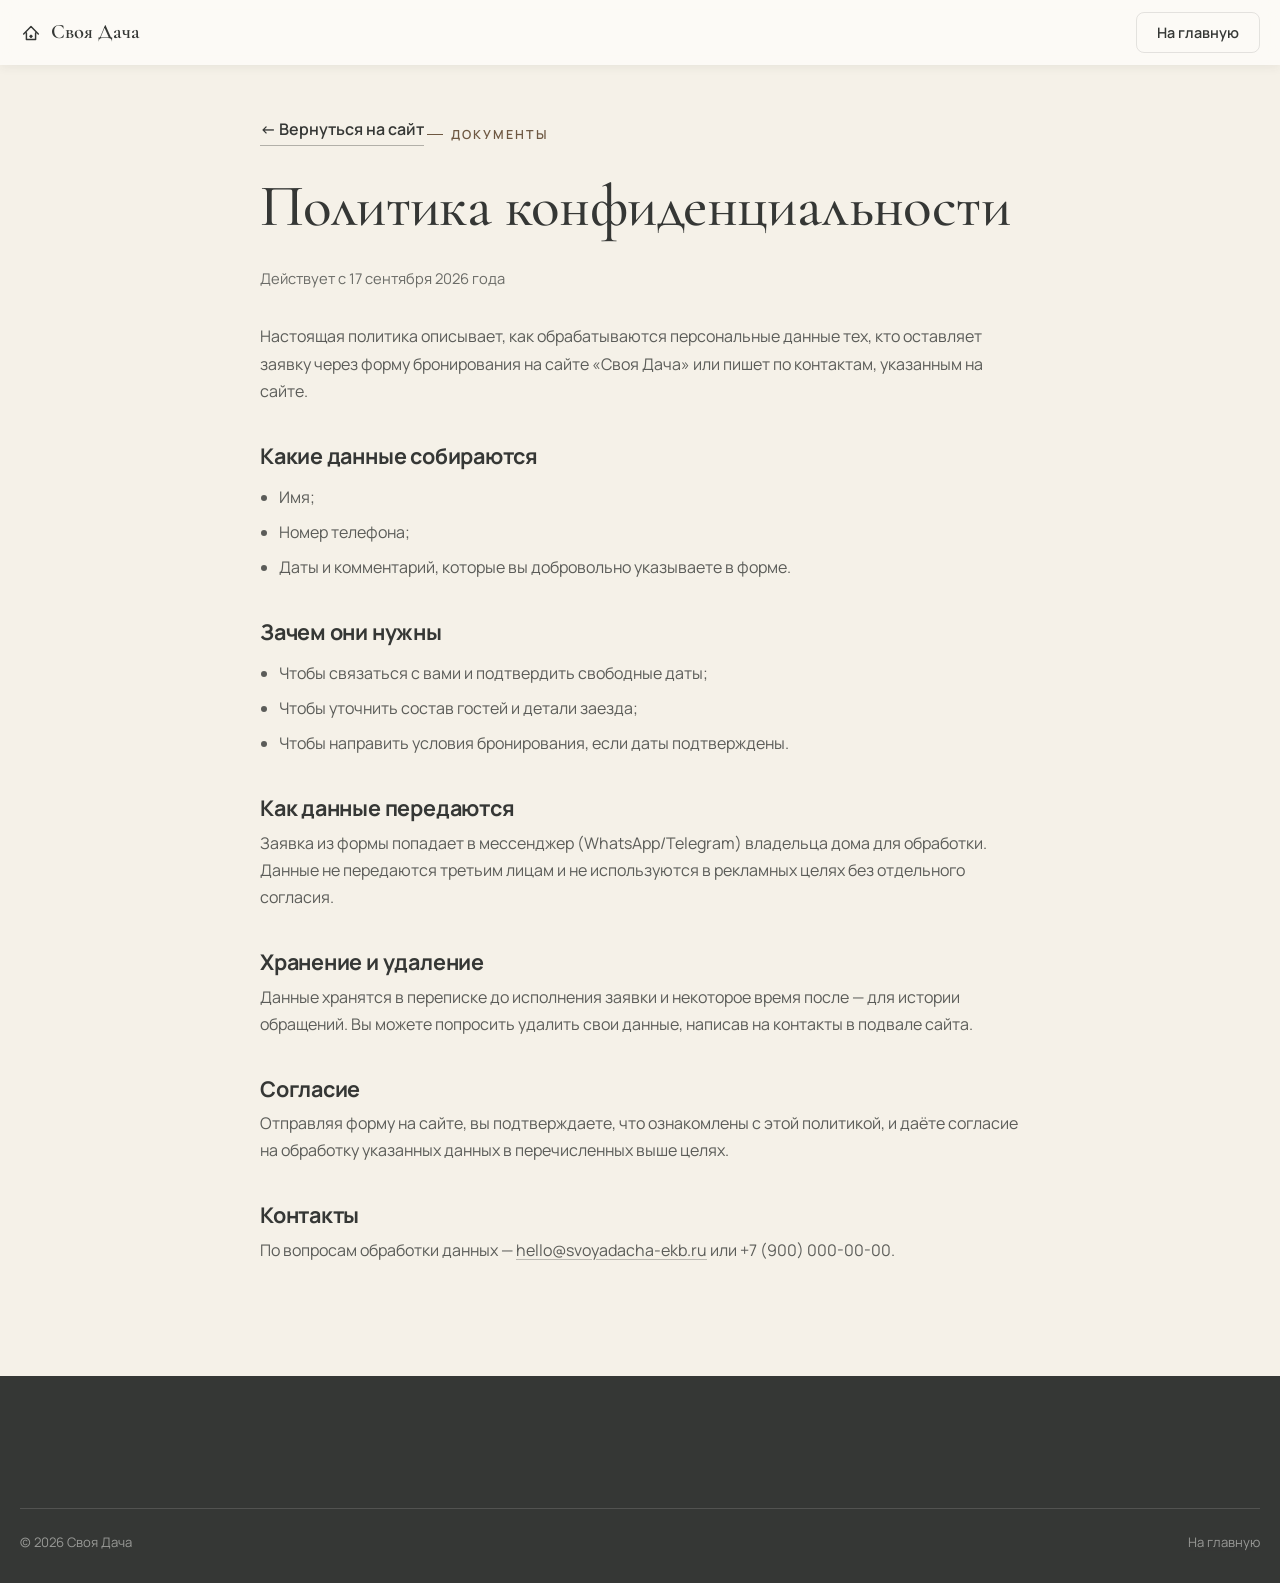
<file: privacy.html>
<!DOCTYPE html>
<html lang="ru">
<head>
<meta charset="utf-8">
<meta name="viewport" content="width=device-width, initial-scale=1">
<title>Политика конфиденциальности — Своя Дача</title>
<meta name="robots" content="noindex, follow">
<link rel="icon" href="assets/img/favicon.svg" type="image/svg+xml">
<link rel="preconnect" href="https://fonts.googleapis.com">
<link rel="preconnect" href="https://fonts.gstatic.com" crossorigin>
<link rel="stylesheet" href="https://fonts.googleapis.com/css2?family=Cormorant+Garamond:ital,wght@0,500;0,600;1,500&family=Manrope:wght@400;500;600;700&display=swap">
<link rel="stylesheet" href="assets/css/styles.css">
<style>
  .legal { padding: calc(var(--header-h) + 40px) 0 96px; }
  .legal .kicker { margin-bottom: 8px; }
  .legal p.updated { color: var(--ink-faint); margin-bottom: 2.2em; font-size: .92rem; }
  .legal h2 { font-size: 1.35rem; margin-top: 1.8em; font-family: var(--font-body); font-weight: 700; }
  .legal ul { padding-left: 1.2em; color: var(--ink-soft); }
  .legal li { margin-bottom: .5em; }
  .legal a.back { display: inline-block; margin-bottom: 28px; }
</style>
</head>
<body>
<a class="skip-link" href="#main">Перейти к содержимому</a>

<header class="header" id="header">
  <div class="container header__inner">
    <a class="logo" href="index.html" aria-label="Своя Дача — на главную">
      <svg class="logo__mark icon" width="26" height="26" viewBox="0 0 24 24" aria-hidden="true">
        <path d="M4 13 12 5l8 8M7 12v7h10v-7" fill="none" stroke="currentColor" stroke-width="1.6" stroke-linecap="round" stroke-linejoin="round"/><circle cx="12" cy="15.6" r="1.3" fill="currentColor"/>
      </svg>
      Своя Дача
    </a>
    <div class="header__actions">
      <a class="btn btn--outline btn--sm" href="index.html">На главную</a>
    </div>
  </div>
</header>

<main id="main">
  <section class="legal">
    <div class="container container--narrow">
      <a class="back link-cta" href="index.html">← Вернуться на сайт</a>
      <p class="kicker">Документы</p>
      <h1>Политика конфиденциальности</h1>
      <p class="updated">Действует с 17 сентября 2026 года</p>

      <p>
        Настоящая политика описывает, как обрабатываются персональные данные тех, кто
        оставляет заявку через форму бронирования на сайте «Своя Дача» или пишет по
        контактам, указанным на сайте.
      </p>

      <h2>Какие данные собираются</h2>
      <ul>
        <li>Имя;</li>
        <li>Номер телефона;</li>
        <li>Даты и комментарий, которые вы добровольно указываете в форме.</li>
      </ul>

      <h2>Зачем они нужны</h2>
      <ul>
        <li>Чтобы связаться с вами и подтвердить свободные даты;</li>
        <li>Чтобы уточнить состав гостей и детали заезда;</li>
        <li>Чтобы направить условия бронирования, если даты подтверждены.</li>
      </ul>

      <h2>Как данные передаются</h2>
      <p>
        Заявка из формы попадает в мессенджер (WhatsApp/Telegram) владельца дома для
        обработки. Данные не передаются третьим лицам и не используются в рекламных
        целях без отдельного согласия.
      </p>

      <h2>Хранение и удаление</h2>
      <p>
        Данные хранятся в переписке до исполнения заявки и некоторое время после — для
        истории обращений. Вы можете попросить удалить свои данные, написав на контакты
        в подвале сайта.
      </p>

      <h2>Согласие</h2>
      <p>
        Отправляя форму на сайте, вы подтверждаете, что ознакомлены с этой политикой, и
        даёте согласие на обработку указанных данных в перечисленных выше целях.
      </p>

      <h2>Контакты</h2>
      <p>
        По вопросам обработки данных — <a href="#" data-contact="email-link"><span data-contact="email-text">hello@svoyadacha-ekb.ru</span></a>
        или <span data-contact="phone-text">+7 (900) 000-00-00</span>.
      </p>
    </div>
  </section>
</main>

<footer class="footer">
  <div class="container footer__bottom">
    <p>© <span id="year">2026</span> Своя Дача</p>
    <p><a href="index.html">На главную</a></p>
  </div>
</footer>

<script src="assets/js/config.js"></script>
<script src="assets/js/main.js" defer></script>
</body>
</html>
</file>
<file: assets/css/styles.css>
/* ==========================================================================
   Своя Дача — стили
   Дизайн-система бренда: тёплый минимализм, без градиентов, без «турбазы».
   Все цвета и размеры шрифтов — переменные ниже, менять бренд — менять тут.
   ========================================================================== */

:root {
  /* Палитра бренда */
  --cream:    #F5F1E8; /* молочный — основной фон */
  --white:    #FCFBF7; /* белый — карточки, подложки */
  --forest:   #3F5142; /* глубокий зелёный — акцент, CTA */
  --forest-d: #344437; /* тёмный вариант для hover */
  --sage:     #A8B39A; /* шалфейный */
  --sand:     #D8CBB8; /* тёплый бежевый */
  --wood:     #8A7058; /* древесный */
  --graphite: #353735; /* графит — текст */

  --ink:      var(--graphite);
  --ink-soft: rgba(53, 55, 53, .8);  /* основной приглушённый текст — AA на молочном и белом */
  --ink-faint:rgba(53, 55, 53, .72); /* второстепенный текст (даты, подписи) — тоже AA, не просто «серее» */
  --hairline: rgba(53, 55, 53, .12);
  --wood-text: #6E5842; /* текстовый вариант древесного — AA-контраст для мелких надписей (kicker и т.п.) */

  --radius-sm: 8px;
  --radius:    14px;
  --radius-lg: 22px;

  --shadow-sm: 0 2px 10px rgba(53, 55, 53, .07);
  --shadow:    0 16px 40px rgba(53, 55, 53, .10);

  --container: 1240px;
  --container-narrow: 760px;
  --header-h: 76px;

  --font-display: "Cormorant Garamond", Georgia, serif;
  --font-body: "Manrope", -apple-system, BlinkMacSystemFont, "Segoe UI", sans-serif;

  --ease: cubic-bezier(.25, .1, .25, 1);
}

*, *::before, *::after { box-sizing: border-box; }

html {
  scroll-behavior: smooth;
  scroll-padding-top: calc(var(--header-h) + 16px);
  -webkit-text-size-adjust: 100%;
}

body {
  margin: 0;
  font-family: var(--font-body);
  font-size: 16px;
  line-height: 1.7;
  color: var(--ink);
  background: var(--cream);
  overflow-x: hidden;
}

img, svg { max-width: 100%; display: block; }

h1, h2, h3 {
  margin: 0 0 .45em;
  font-family: var(--font-display);
  font-weight: 600;
  line-height: 1.1;
  letter-spacing: -.01em;
  color: var(--ink);
}
h1 { font-size: clamp(2.1rem, 6.2vw, 3.7rem); font-weight: 500; }
h2 { font-size: clamp(1.7rem, 4vw, 2.5rem); }
h3 { font-size: clamp(1.25rem, 2.6vw, 1.5rem); font-weight: 600; }
p  { margin: 0 0 1em; color: var(--ink-soft); }

a { color: inherit; text-decoration-color: rgba(53, 55, 53, .3); text-underline-offset: 3px; }

:focus-visible { outline: 2px solid var(--forest); outline-offset: 3px; border-radius: 3px; }

.skip-link {
  position: absolute; left: -9999px; top: 0; z-index: 300;
  background: var(--forest); color: var(--cream); padding: 12px 18px; border-radius: 0 0 var(--radius-sm) 0;
}
.skip-link:focus { left: 0; }

.container { width: min(100% - 40px, var(--container)); margin-inline: auto; }
.container--narrow { width: min(100% - 32px, var(--container-narrow)); }

/* -------------------------------------------------- Служебные классы ----- */
.kicker {
  display: inline-flex; align-items: center; gap: 8px;
  margin: 0 0 14px;
  font-size: .78rem; font-weight: 600; letter-spacing: .16em; text-transform: uppercase;
  color: var(--wood-text);
}
.kicker::before { content: ""; width: 16px; height: 1px; background: currentColor; }

.section-head { max-width: 46ch; margin-bottom: 40px; }
.section-head--center { margin-inline: auto; text-align: center; }
.section-head p { font-size: 1.02rem; }

.eyebrow-link { display: inline-flex; align-items: center; gap: 8px; font-weight: 600; }
.eyebrow-link svg { width: 16px; height: 16px; transition: transform .2s var(--ease); }
.eyebrow-link:hover svg { transform: translateX(3px); }

.icon { width: 22px; height: 22px; stroke: currentColor; flex-shrink: 0; }

/* -------------------------------------------------- Кнопки --------------- */
.btn {
  display: inline-flex; align-items: center; justify-content: center; gap: 9px;
  padding: 15px 28px;
  font: inherit; font-weight: 600; font-size: .97rem; line-height: 1.2;
  border-radius: var(--radius-sm);
  border: 1.5px solid transparent;
  text-decoration: none; cursor: pointer;
  transition: background-color .2s var(--ease), color .2s var(--ease), border-color .2s var(--ease), transform .15s var(--ease);
  white-space: nowrap;
}
.btn:active { transform: translateY(1px); }

.btn--primary { background: var(--forest); color: var(--cream); }
.btn--primary:hover { background: var(--forest-d); color: var(--cream); }

.btn--outline { background: transparent; color: var(--ink); border-color: var(--hairline); }
.btn--outline:hover { border-color: var(--forest); background: var(--white); }

.btn--on-dark { background: var(--cream); color: var(--forest-d); }
.btn--on-dark:hover { background: var(--white); }

.btn--ghost-dark { background: transparent; color: var(--cream); border-color: rgba(252, 251, 247, .45); }
.btn--ghost-dark:hover { background: rgba(252, 251, 247, .12); border-color: var(--cream); }

.btn--sm { padding: 11px 20px; font-size: .9rem; }
.btn--block { width: 100%; }

.link-cta {
  display: inline-flex; align-items: center; gap: 8px;
  font-weight: 600; color: inherit; text-decoration: none;
  border-bottom: 1.5px solid rgba(53, 55, 53, .35);
  padding-bottom: 2px;
}
.link-cta svg { width: 15px; height: 15px; transition: transform .2s var(--ease); }
.link-cta:hover svg { transform: translateX(3px); }
.link-cta--on-dark { color: var(--cream); border-color: rgba(252, 251, 247, .45); }

/* -------------------------------------------------- Плейсхолдер-фото ----- */
/* Пока нет реальных фотографий дома, каждое место снабжено подписью —
   что должно быть на фото. Плоский цвет из палитры + лёгкое зерно (SVG
   feTurbulence-фильтр, без градиентов). Достаточно заменить .photo на
   <img>, чтобы вставить настоящий кадр. */
.photo {
  position: relative;
  background: var(--sand);
  overflow: hidden;
}
.photo::before {
  content: "";
  position: absolute; inset: 0;
  background: inherit;
  filter: url(#grain);
  opacity: .5;
  mix-blend-mode: multiply;
}
.photo--sand   { background: var(--sand); }
.photo--sage   { background: var(--sage); }
.photo--wood   { background: #b3987d; }
.photo--forest { background: #6d7f6e; }
.photo--cream  { background: #ece4d3; }

.photo-frame { position: relative; border-radius: var(--radius); overflow: hidden; }
.photo-frame .photo { position: absolute; inset: 0; }
.photo-frame__label {
  position: absolute; left: 14px; bottom: 14px; z-index: 2;
  display: inline-flex; align-items: center; gap: 7px;
  padding: 7px 13px;
  background: rgba(252, 251, 247, .88);
  color: var(--graphite);
  font-size: .78rem; font-weight: 600; letter-spacing: .01em;
  border-radius: 999px;
  backdrop-filter: blur(3px);
}
.photo-frame__label svg { width: 13px; height: 13px; opacity: .7; }

.ratio-1-1  { aspect-ratio: 1 / 1; }
.ratio-4-5  { aspect-ratio: 4 / 5; }
.ratio-4-3  { aspect-ratio: 4 / 3; }
.ratio-3-2  { aspect-ratio: 3 / 2; }
.ratio-16-9 { aspect-ratio: 16 / 9; }
.ratio-21-9 { aspect-ratio: 21 / 9; }

/* -------------------------------------------------- Шапка ---------------- */
.header {
  position: fixed; top: 0; left: 0; right: 0; z-index: 100;
  padding: 18px 0;
  transition: background-color .3s var(--ease), padding .3s var(--ease), box-shadow .3s var(--ease);
}
.header__inner { display: flex; align-items: center; gap: 20px; }

.header.is-stuck { background: rgba(252, 251, 247, .92); backdrop-filter: blur(10px); padding: 12px 0; box-shadow: var(--shadow-sm); }
.header.is-stuck .logo, .header.is-stuck .nav__list a, .header.is-stuck .header__phone { color: var(--ink); }
.header.is-stuck .burger span { background: var(--ink); }
.header.is-stuck .btn--ghost-dark { color: var(--ink); border-color: var(--hairline); }
.header.is-stuck .btn--ghost-dark:hover { background: var(--sand); }

.logo {
  display: inline-flex; align-items: center; gap: 9px;
  font-family: var(--font-display); font-weight: 600; font-size: 1.28rem;
  color: var(--cream); text-decoration: none;
}
.logo__mark { flex-shrink: 0; }

.nav { margin-inline-start: auto; }
.nav__list { display: flex; gap: 30px; list-style: none; margin: 0; padding: 0; }
.nav__list a { color: var(--cream); text-decoration: none; font-size: .93rem; font-weight: 500; }
.nav__list a:hover { opacity: .75; }

.header__actions { display: flex; align-items: center; gap: 14px; margin-inline-start: auto; }
.nav + .header__actions { margin-inline-start: 0; }

.burger {
  display: none; width: 40px; height: 40px; padding: 0;
  background: none; border: 0; cursor: pointer;
}
.burger span {
  display: block; width: 22px; height: 1.5px; margin: 5px auto;
  background: var(--cream); border-radius: 2px;
  transition: transform .2s var(--ease), opacity .2s var(--ease), background-color .2s var(--ease);
}
.burger[aria-expanded="true"] span:nth-child(1) { transform: translateY(6.5px) rotate(45deg); }
.burger[aria-expanded="true"] span:nth-child(2) { opacity: 0; }
.burger[aria-expanded="true"] span:nth-child(3) { transform: translateY(-6.5px) rotate(-45deg); }

/* -------------------------------------------------- Hero ------------------ */
.hero {
  position: relative;
  min-height: 100svh;
  display: flex; align-items: flex-end;
  color: var(--cream);
  isolation: isolate;
}
.hero__media { position: absolute; inset: 0; z-index: -1; overflow: hidden; }
.hero__media .photo { position: absolute; inset: -6% -6%; will-change: transform; }
.hero__media::after {
  content: ""; position: absolute; inset: 0;
  background: linear-gradient(180deg, rgba(53,55,53,.28) 0%, rgba(53,55,53,.12) 38%, rgba(53,55,53,.55) 100%);
}
.hero__inner { padding: calc(var(--header-h) + 40px) 0 clamp(48px, 8vw, 96px); max-width: 700px; }
.hero__kicker {
  font-family: var(--font-display); font-style: italic; font-size: 1.15rem;
  margin: 0 0 18px; color: var(--cream);
}
.hero__title { margin-bottom: .4em; text-wrap: balance; }
.hero__lead { font-size: 1.02rem; color: rgba(252, 251, 247, .82); max-width: 46ch; }
.hero__cta { display: flex; flex-wrap: wrap; align-items: center; gap: 22px; margin-top: 28px; }

.hero__scroll-hint {
  position: absolute; left: 50%; bottom: 26px; translate: -50% 0;
  display: flex; flex-direction: column; align-items: center; gap: 8px;
  color: rgba(252, 251, 247, .7); font-size: .75rem; letter-spacing: .12em; text-transform: uppercase;
}
.hero__scroll-hint span.line { width: 1px; height: 34px; background: currentColor; opacity: .6; overflow: hidden; position: relative; }
.hero__scroll-hint span.line::after {
  content: ""; position: absolute; top: -100%; left: 0; width: 100%; height: 100%;
  background: var(--cream); animation: scrollline 2.2s ease-in-out infinite;
}
@keyframes scrollline { 0% { top: -100%; } 60%, 100% { top: 100%; } }

/* -------------------------------------------------- Секции --------------- */
.section { padding: clamp(64px, 9vw, 120px) 0; }
.section--tight { padding: clamp(48px, 6vw, 80px) 0; }
.section--forest { background: var(--forest); color: var(--cream); }
.section--forest p { color: rgba(252, 251, 247, .8); }
.section--forest .kicker { color: var(--sand); }
.section--white { background: var(--white); }

/* -------------------------------------------------- Ритуал (эмоц. блок) -- */
.ritual { display: grid; grid-template-columns: 1fr 1fr; gap: clamp(28px, 6vw, 80px); align-items: center; }
.ritual__lines { display: grid; gap: 6px; }
.ritual__line {
  display: flex; align-items: baseline; gap: 18px;
  padding: 18px 0; border-bottom: 1px solid var(--hairline);
  font-family: var(--font-display); font-size: clamp(1.35rem, 2.6vw, 1.9rem); font-weight: 500;
}
.ritual__line:first-child { border-top: 1px solid var(--hairline); }
.ritual__line em { font-style: normal; color: var(--wood); font-size: .8rem; font-weight: 700; letter-spacing: .12em; text-transform: uppercase; min-width: 8ch; }
.ritual__note { margin-top: 22px; font-style: italic; font-family: var(--font-display); font-size: 1.15rem; color: var(--ink-soft); }
.ritual__media { border-radius: var(--radius-lg); overflow: hidden; }

/* -------------------------------------------------- Дом / Территория ----- */
.editorial-grid {
  display: grid;
  grid-template-columns: repeat(6, 1fr);
  gap: 14px;
}
.editorial-grid .photo-frame:nth-child(1) { grid-column: span 4; grid-row: span 2; }
.editorial-grid .photo-frame:nth-child(2) { grid-column: span 2; }
.editorial-grid .photo-frame:nth-child(3) { grid-column: span 2; }
.editorial-grid .photo-frame:nth-child(4) { grid-column: span 3; }
.editorial-grid .photo-frame:nth-child(5) { grid-column: span 3; }
.editorial-grid .photo-frame:nth-child(6) { grid-column: span 6; }

.territory-grid {
  display: grid;
  grid-template-columns: repeat(6, 1fr);
  gap: 14px;
}
.territory-grid .photo-frame:nth-child(1) { grid-column: span 4; }
.territory-grid .photo-frame:nth-child(2) { grid-column: span 2; }
.territory-grid .photo-frame:nth-child(3) { grid-column: span 2; }
.territory-grid .photo-frame:nth-child(4) { grid-column: span 2; }
.territory-grid .photo-frame:nth-child(5) { grid-column: span 2; }

.house-copy { max-width: 52ch; margin-bottom: 44px; }

/* -------------------------------------------------- Что есть в доме ------ */
.facts-grid {
  list-style: none; margin: 0; padding: 0;
  display: grid; grid-template-columns: repeat(5, 1fr);
  gap: 1px;
  background: var(--hairline);
  border: 1px solid var(--hairline);
  border-radius: var(--radius);
  overflow: hidden;
}
.facts-grid li {
  background: var(--white);
  padding: 30px 20px;
  display: flex; flex-direction: column; align-items: center; text-align: center; gap: 12px;
}
.facts-grid .icon { color: var(--forest); width: 26px; height: 26px; }
.facts-grid span { font-size: .92rem; font-weight: 600; color: var(--ink); }

/* -------------------------------------------------- Сценарии -------------- */
.scenario-grid { display: grid; grid-template-columns: repeat(4, 1fr); gap: 20px; }
.scenario {
  display: flex; flex-direction: column; gap: 16px;
}
.scenario__media { border-radius: var(--radius); overflow: hidden; }
.scenario h3 { margin-bottom: .3em; }
.scenario p { font-size: .95rem; margin: 0; }

/* -------------------------------------------------- Баня ------------------ */
.banya { display: grid; grid-template-columns: .95fr 1.05fr; gap: clamp(28px, 6vw, 72px); align-items: center; }
.banya__media { border-radius: var(--radius-lg); overflow: hidden; }
.banya__text { max-width: 46ch; }

/* -------------------------------------------------- Забота в деталях ----- */
.details-head { display: flex; align-items: flex-start; justify-content: space-between; gap: 24px; flex-wrap: wrap; }
.checked-badge {
  display: inline-flex; align-items: center; gap: 8px; flex-shrink: 0;
  padding: 9px 16px;
  border: 1px solid var(--hairline); border-radius: 999px;
  font-size: .85rem; font-weight: 600; color: var(--forest);
  background: var(--white);
}
.checked-badge svg { width: 15px; height: 15px; }

.details-grid {
  list-style: none; margin: 32px 0 0; padding: 0;
  display: grid; grid-template-columns: repeat(4, 1fr);
  gap: 10px;
}
.details-grid li {
  display: flex; align-items: center; gap: 10px;
  padding: 14px 16px;
  background: var(--white); border: 1px solid var(--hairline); border-radius: var(--radius-sm);
  font-size: .93rem; color: var(--ink);
}
.details-grid svg { width: 17px; height: 17px; color: var(--wood); flex-shrink: 0; }

/* -------------------------------------------------- Отзывы ---------------- */
.reviews-grid { display: grid; grid-template-columns: repeat(3, 1fr); gap: 22px; }
.review {
  padding: 30px 26px;
  background: var(--white); border: 1px solid var(--hairline); border-radius: var(--radius);
}
.review__mark { width: 22px; height: 16px; color: var(--sand); margin-bottom: 14px; }
.review blockquote { margin: 0 0 18px; font-family: var(--font-display); font-size: 1.15rem; font-style: italic; color: var(--ink); }
.review__author { margin: 0; font-size: .86rem; color: var(--ink-faint); }
.review--placeholder blockquote,
.review--placeholder .review__author { color: var(--ink-faint); font-style: italic; }
.review--placeholder { border-style: dashed; }

/* -------------------------------------------------- Условия --------------- */
.terms-list { list-style: none; margin: 0; padding: 0; display: grid; gap: 0; }
.terms-list li {
  display: grid; grid-template-columns: 220px 1fr; gap: 28px;
  padding: 22px 0; border-top: 1px solid var(--hairline);
}
.terms-list li:last-child { border-bottom: 1px solid var(--hairline); }
.terms-list dt { font-weight: 600; color: var(--ink); }
.terms-list dd { margin: 0; color: var(--ink-soft); }
.terms-note { font-style: italic; color: var(--ink-faint); }

.rule-list { list-style: none; margin: 0; padding: 0; display: grid; gap: 9px; }
.rule-list li { padding-left: 0; }
.rule-list b { color: var(--ink); font-weight: 600; }

/* -------------------------------------------------- Бронирование --------- */
.booking { background: var(--forest); color: var(--cream); }
.booking .section-head p { color: rgba(252, 251, 247, .78); }
.booking-panel { display: grid; grid-template-columns: 1fr 1fr; gap: clamp(28px, 6vw, 64px); align-items: start; }
.booking-panel__text { padding-top: 6px; }
.booking-panel__foot { margin-top: 28px; display: flex; flex-wrap: wrap; align-items: center; gap: 20px; }

.form {
  padding: clamp(24px, 4vw, 34px);
  background: var(--white); border-radius: var(--radius-lg);
  color: var(--ink);
}
.form__row { display: grid; grid-template-columns: repeat(auto-fit, minmax(160px, 1fr)); gap: 16px; }
.field { display: block; margin-bottom: 16px; }
.field__label { display: block; margin-bottom: 7px; font-size: .85rem; font-weight: 600; color: var(--ink); }
.field__label em { color: var(--wood); font-style: normal; }
.field input, .field textarea {
  width: 100%; padding: 13px 15px;
  font: inherit; font-size: .97rem; color: var(--ink);
  background: var(--cream); border: 1.5px solid var(--hairline); border-radius: var(--radius-sm);
  transition: border-color .15s var(--ease), background-color .15s var(--ease);
}
.field input:focus, .field textarea:focus { background: var(--white); border-color: var(--forest); outline: none; }
.field textarea { resize: vertical; min-height: 88px; }
.field input[aria-invalid="true"] { border-color: #a1453a; background: #fbf1ef; }
.field__error { display: block; margin-top: 5px; font-size: .82rem; color: #a1453a; }

.check { display: inline-flex; align-items: flex-start; gap: 9px; cursor: pointer; font-size: .87rem; color: var(--ink-soft); }
.check input { accent-color: var(--forest); width: 17px; height: 17px; margin-top: 1px; flex-shrink: 0; }
.check--consent { margin: 4px 0 4px; }

.form__actions { display: flex; flex-wrap: wrap; gap: 12px; margin-top: 18px; }
.form__status { margin: 14px 0 0; font-weight: 600; font-size: .92rem; min-height: 1.2em; }
.form__status.is-error { color: #a1453a; }
.form__status.is-ok { color: var(--forest); }

/* -------------------------------------------------- Подвал --------------- */
.footer { padding: clamp(56px, 7vw, 84px) 0 30px; background: var(--graphite); color: rgba(252, 251, 247, .78); }
.footer .logo { color: var(--cream); }
.footer__tagline { margin: 14px 0 0; max-width: 30ch; font-family: var(--font-display); font-style: italic; font-size: 1.05rem; color: rgba(252, 251, 247, .85); }
.footer__inner { display: grid; grid-template-columns: 1.5fr 1fr 1fr; gap: 40px; }
.footer h3 { color: var(--cream); font-size: .82rem; font-weight: 600; letter-spacing: .1em; text-transform: uppercase; margin-bottom: 16px; font-family: var(--font-body); }
.footer__list { list-style: none; margin: 0; padding: 0; display: grid; gap: 10px; font-size: .95rem; }
.footer__list a { color: rgba(252, 251, 247, .82); text-decoration: none; border-bottom: 1px solid rgba(252, 251, 247, .22); }
.footer__list a:hover { color: var(--cream); border-color: rgba(252, 251, 247, .6); }
.footer__bottom {
  display: flex; flex-wrap: wrap; justify-content: space-between; gap: 10px;
  margin-top: 48px; padding-top: 22px;
  border-top: 1px solid rgba(252, 251, 247, .14);
  font-size: .82rem; color: rgba(252, 251, 247, .5);
}
.footer__bottom p { margin: 0; color: inherit; }
.footer__bottom a { color: inherit; }

/* -------------------------------------------------- Sticky mobile CTA ---- */
.sticky-cta {
  position: fixed; left: 0; right: 0; bottom: 0; z-index: 90;
  display: none;
  padding: 12px 16px calc(12px + env(safe-area-inset-bottom));
  background: rgba(252, 251, 247, .96);
  border-top: 1px solid var(--hairline);
  backdrop-filter: blur(8px);
  transform: translateY(100%);
  transition: transform .3s var(--ease);
}
.sticky-cta.is-visible { transform: translateY(0); }
.sticky-cta__row { display: flex; align-items: center; gap: 12px; }
.sticky-cta__text { flex: 1; font-size: .86rem; font-weight: 600; color: var(--ink); line-height: 1.3; }
.sticky-cta__text small { display: block; font-weight: 500; color: var(--ink-faint); font-size: .78rem; }

/* -------------------------------------------------- Бейдж «Свой» (задел) - */
/* Зарезервированное место под будущего персонажа бренда — домового «Свой».
   Сейчас никакой иллюстрации нет, показываем только скромный текстовый
   бейдж (см. .checked-badge) и пустой слот ниже для 404. */
.mascot-slot {
  width: 84px; height: 84px; margin: 0 auto 22px;
  border: 1px dashed var(--hairline); border-radius: 50%;
  display: flex; align-items: center; justify-content: center;
  color: var(--ink-faint);
}
.mascot-slot svg { width: 30px; height: 30px; opacity: .55; }

/* -------------------------------------------------- Появление при скролле */
.reveal { opacity: 0; transform: translateY(28px); transition: opacity .7s var(--ease), transform .7s var(--ease); }
.reveal.is-visible { opacity: 1; transform: none; }

/* -------------------------------------------------- 404 ------------------ */
.notfound { min-height: 100svh; display: flex; align-items: center; justify-content: center; text-align: center; padding: 40px 0; }
.notfound__kicker { font-family: var(--font-display); font-style: italic; font-size: 1.1rem; color: var(--wood-text); margin-bottom: 6px; }

/* -------------------------------------------------- Адаптив -------------- */
@media (max-width: 1080px) {
  .facts-grid { grid-template-columns: repeat(3, 1fr); }
  .scenario-grid { grid-template-columns: repeat(2, 1fr); }
  .reviews-grid { grid-template-columns: repeat(2, 1fr); }
  .details-grid { grid-template-columns: repeat(3, 1fr); }
}

@media (max-width: 900px) {
  .ritual, .banya, .booking-panel { grid-template-columns: 1fr; }
  .banya__media { order: -1; }
  .footer__inner { grid-template-columns: 1fr 1fr; }
}

@media (max-width: 760px) {
  .burger { display: block; }
  .header__actions .btn { display: none; }
  .nav {
    position: fixed; inset: 0 0 0 auto; width: min(84vw, 360px);
    background: var(--forest); color: var(--cream);
    padding: calc(var(--header-h) + 20px) 28px 28px;
    transform: translateX(100%);
    transition: transform .32s var(--ease);
    box-shadow: var(--shadow);
  }
  .nav.is-open { transform: translateX(0); }
  .nav__list { flex-direction: column; gap: 4px; }
  .nav__list a { display: block; padding: 15px 0; border-bottom: 1px solid rgba(252, 251, 247, .14); font-size: 1.1rem; }
  .nav .header__actions { display: none; }

  .hero__cta { flex-direction: column; align-items: flex-start; gap: 16px; }
  .hero__cta .btn { width: 100%; justify-content: center; }

  .editorial-grid, .territory-grid {
    display: flex; overflow-x: auto; scroll-snap-type: x mandatory;
    gap: 12px; margin: 0 -20px; padding: 0 20px 6px;
    -webkit-overflow-scrolling: touch;
  }
  .editorial-grid::-webkit-scrollbar, .territory-grid::-webkit-scrollbar { display: none; }
  .editorial-grid .photo-frame, .territory-grid .photo-frame {
    flex: 0 0 78vw; scroll-snap-align: start;
  }

  .facts-grid { grid-template-columns: repeat(2, 1fr); }
  .facts-grid li { padding: 24px 14px; }

  .scenario-grid {
    display: flex; overflow-x: auto; scroll-snap-type: x mandatory;
    gap: 16px; margin: 0 -20px; padding: 0 20px 6px;
    -webkit-overflow-scrolling: touch;
  }
  .scenario-grid::-webkit-scrollbar { display: none; }
  .scenario { flex: 0 0 78vw; scroll-snap-align: start; }

  .reviews-grid { grid-template-columns: 1fr; }
  .details-grid { grid-template-columns: repeat(2, 1fr); }
  .details-head { flex-direction: column; align-items: flex-start; }

  .terms-list li { grid-template-columns: 1fr; gap: 6px; }

  .footer__inner { grid-template-columns: 1fr; gap: 32px; }

  .sticky-cta { display: block; }
  body { padding-bottom: 0; }
}

@media (prefers-reduced-motion: reduce) {
  html { scroll-behavior: auto; }
  *, *::before, *::after { animation-duration: .01ms !important; transition-duration: .01ms !important; }
  .reveal { opacity: 1; transform: none; }
  .hero__media .photo { transform: none !important; }
}

@media print {
  .header, .sticky-cta, .hero__scroll-hint, .form__actions { display: none !important; }
  .reveal { opacity: 1 !important; transform: none !important; }
  body { font-size: 12pt; }
}
</file>
